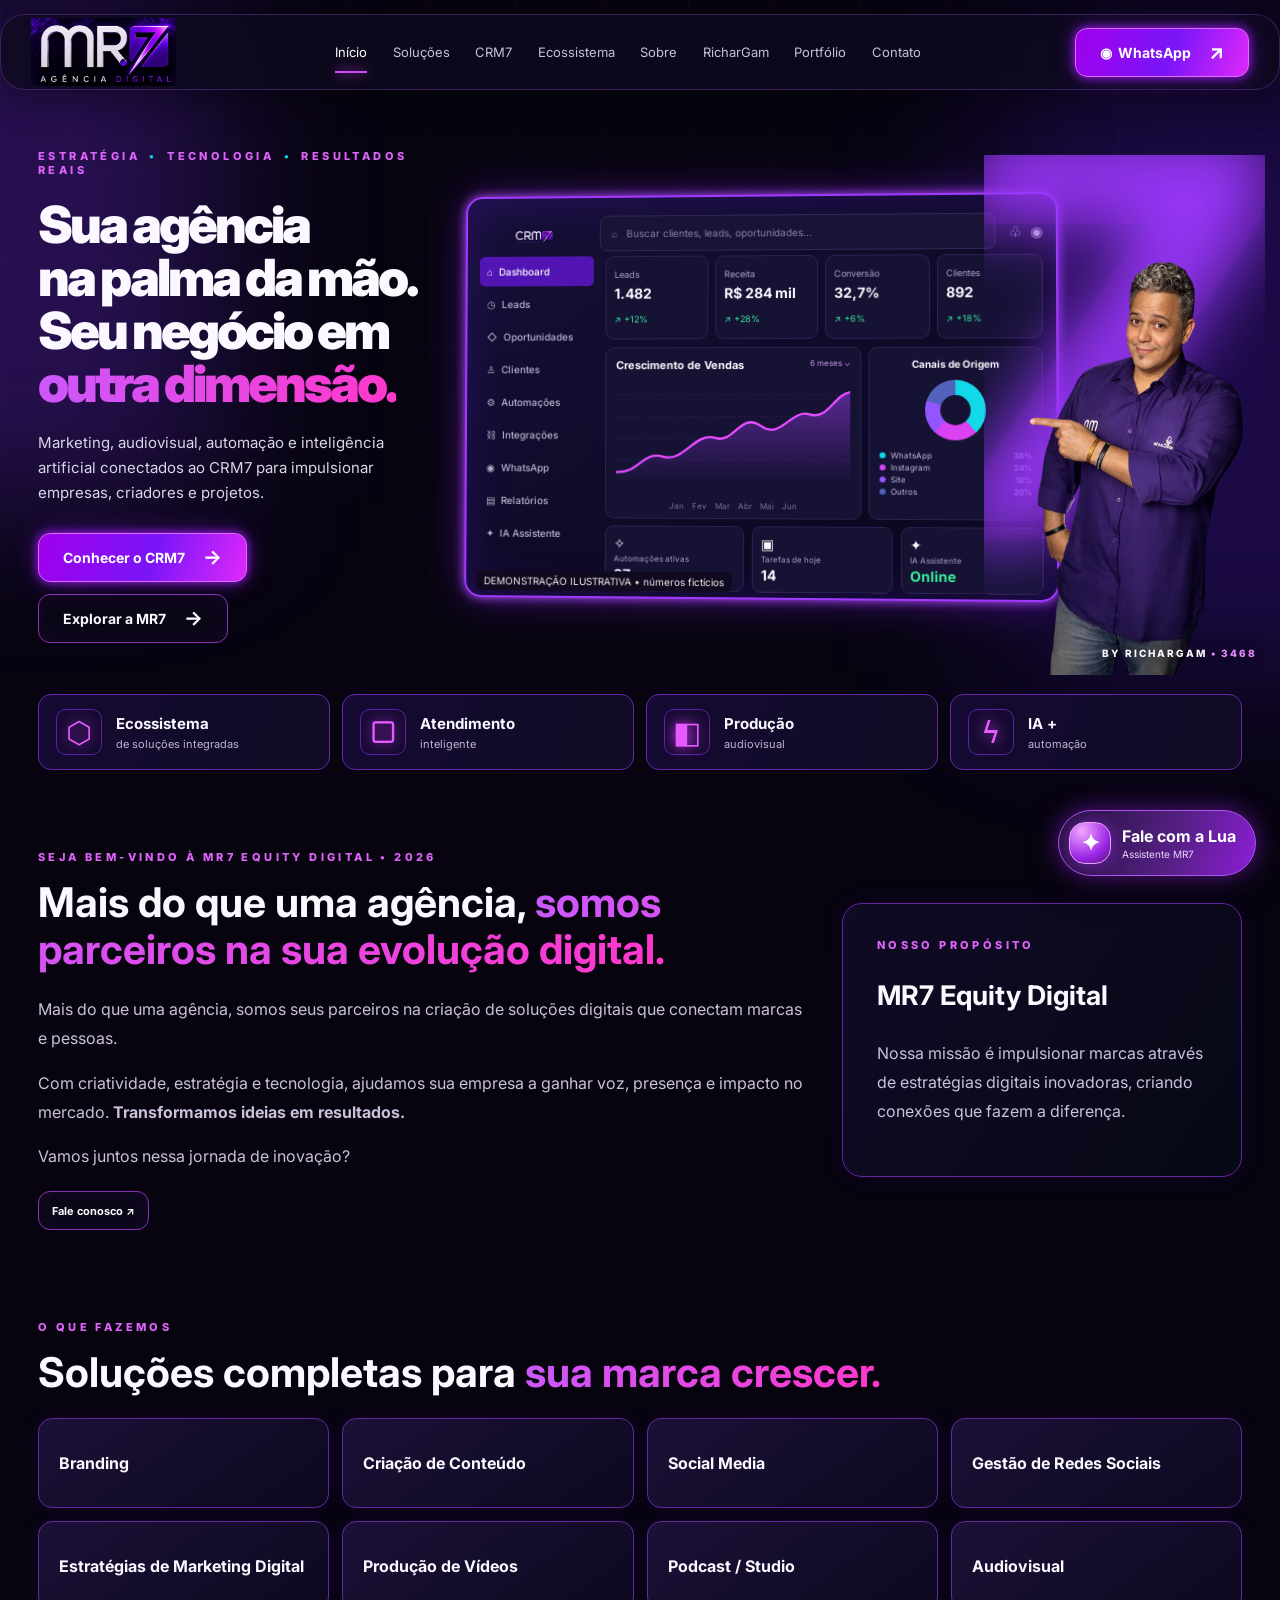
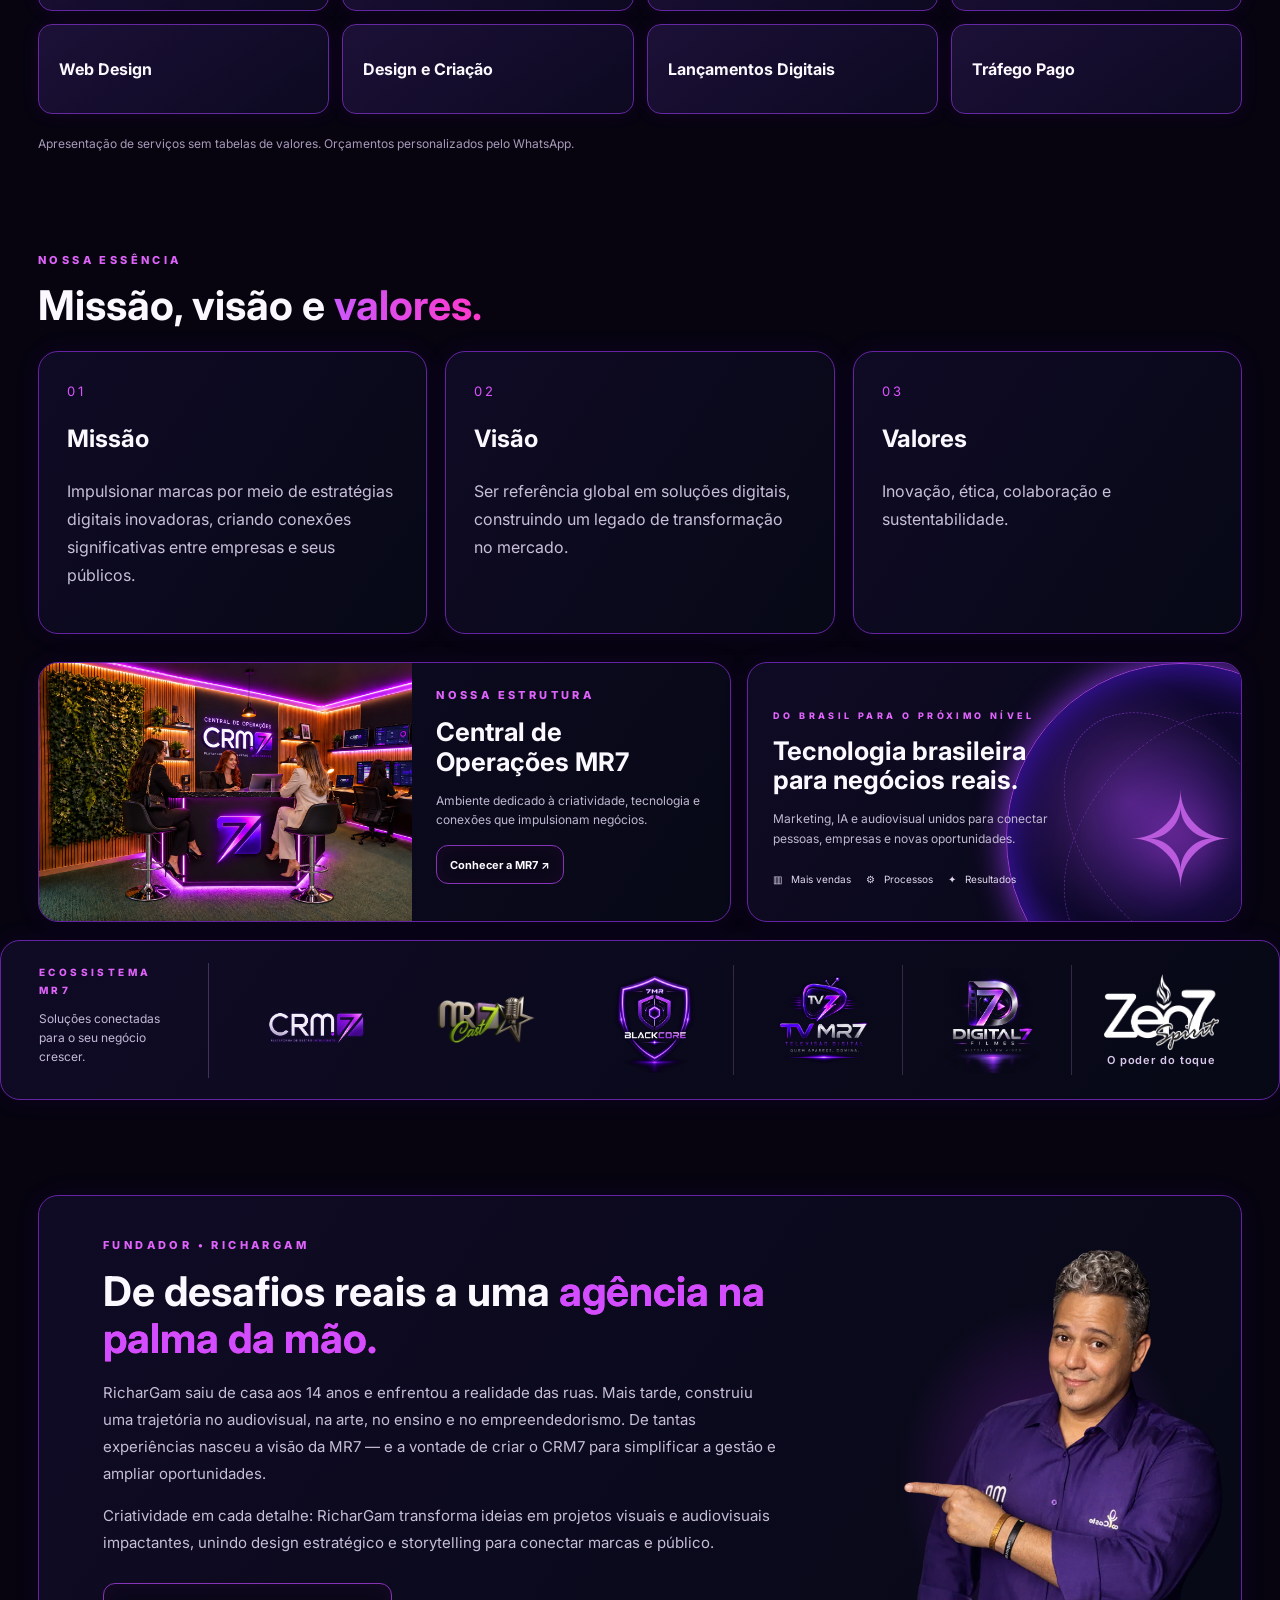
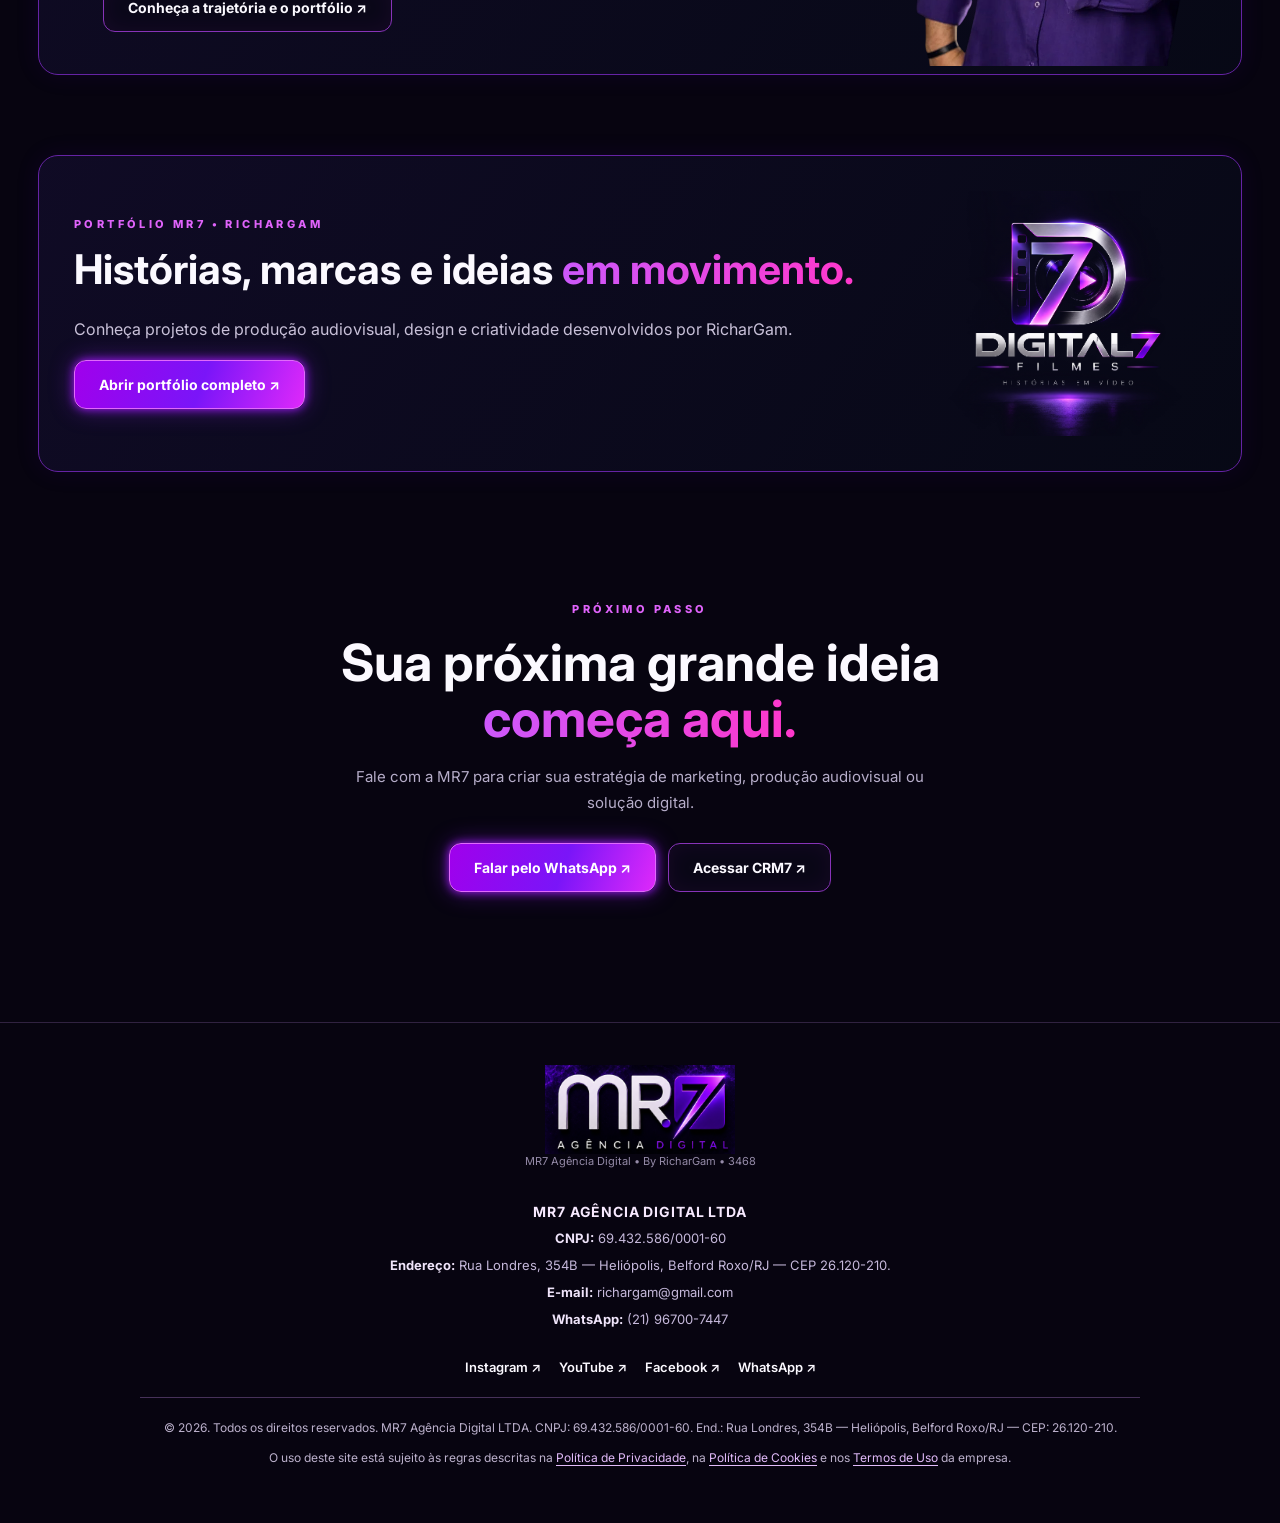
<file: index.html>
<!doctype html><html lang="pt-BR"><head><meta charset="utf-8"><meta name="viewport" content="width=device-width,initial-scale=1"><meta name="theme-color" content="#070410"><meta name="description" content="MR7 Agência Digital — marketing, audiovisual, automação e inteligência artificial conectados ao CRM7."><title>MR7 Agência Digital | Seu negócio em outra dimensão</title><link rel="preconnect" href="https://fonts.googleapis.com"><link rel="preconnect" href="https://fonts.gstatic.com" crossorigin><link href="https://fonts.googleapis.com/css2?family=Inter:wght@400;500;600;700;800;900&family=Space+Grotesk:wght@400;500;600;700&display=swap" rel="stylesheet"><link rel="icon" type="image/png" href="assets/logo-mr7-oficial.png"><link rel="stylesheet" href="styles.css"></head><body>
<div class="ambient ambient-one"></div><div class="ambient ambient-two"></div><div class="gridbg"></div>
<header class="topbar" id="inicio"><a class="wordmark" href="#inicio" aria-label="MR7 início"><img src="assets/logo-mr7-oficial.png" alt="MR7 Agência Digital — logo oficial" class="official-logo official-logo-header"></a><button class="menu-toggle" aria-label="Abrir menu" aria-expanded="false">☰</button><nav class="nav" aria-label="Menu principal"><a class="active" href="#inicio">Início</a><a href="#solucoes">Soluções</a><a href="#crm7">CRM7</a><a href="#ecossistema">Ecossistema</a><a href="#sobre">Sobre</a><a href="#historia">RicharGam</a><a href="#portfolio">Portfólio</a><a href="#contato">Contato</a></nav><a class="btn primary top-cta" href="https://wa.me/5521967007447?text=Acabei%20de%20vir%20do%20seu%20site" target="_blank" rel="noopener noreferrer">◉ &nbsp;WhatsApp <span>↗</span></a></header>
<main><section class="hero wrap" aria-labelledby="hero-title"><div class="hero-copy"><p class="eyebrow">ESTRATÉGIA <i>•</i> TECNOLOGIA <i>•</i> RESULTADOS REAIS</p><h1 id="hero-title">Sua agência<br>na palma da mão.<br>Seu negócio em<br><em>outra dimensão.</em></h1><p class="lead">Marketing, audiovisual, automação e inteligência artificial conectados ao CRM7 para impulsionar empresas, criadores e projetos.</p><div class="hero-buttons"><a class="btn primary" href="#crm7">Conhecer o CRM7 <span>→</span></a><a class="btn outline" href="#solucoes">Explorar a MR7 <span>→</span></a></div></div><div class="hero-display"><div class="dashboard" id="crm7"><div class="dash-head"><img src="assets/crm7.webp" alt="Logo CRM7"><div class="fake-search">⌕ &nbsp; Buscar clientes, leads, oportunidades...</div><span class="dash-actions">♧ &nbsp;◉</span></div><div class="dash-content"><aside class="dash-sidebar"><b>⌂ &nbsp;Dashboard</b><span>◷ &nbsp;Leads</span><span>◇ &nbsp;Oportunidades</span><span>♙ &nbsp;Clientes</span><span>⚙ &nbsp;Automações</span><span>⛓ &nbsp;Integrações</span><span>◉ &nbsp;WhatsApp</span><span>▤ &nbsp;Relatórios</span><span>✦ &nbsp;IA Assistente</span></aside><div class="dash-main"><div class="kpis"><div><small>Leads</small><strong>1.482</strong><em>↗ +12%</em></div><div><small>Receita</small><strong>R$ 284 mil</strong><em>↗ +28%</em></div><div><small>Conversão</small><strong>32,7%</strong><em>↗ +6%</em></div><div><small>Clientes</small><strong>892</strong><em>↗ +18%</em></div></div><div class="charts"><div class="chart-panel"><div class="chart-title">Crescimento de Vendas <small>6 meses ⌄</small></div><svg viewBox="0 0 410 170" role="img" aria-label="Gráfico de exemplo mostrando crescimento"><defs><linearGradient id="chartgrad" x1="0" y1="0" x2="0" y2="1"><stop offset="0%" stop-color="#a93fff" stop-opacity=".46"/><stop offset="100%" stop-color="#a93fff" stop-opacity="0"/></linearGradient></defs><path d="M0 130H410M0 92H410M0 54H410M0 16H410" stroke="#3e2e62" stroke-width="1" stroke-dasharray="3 5"/><path d="M0 151 C40 154 48 113 83 124S140 80 174 91 219 45 254 70 307 40 339 50 381 16 410 11 V170H0Z" fill="url(#chartgrad)"/><path d="M0 151 C40 154 48 113 83 124S140 80 174 91 219 45 254 70 307 40 339 50 381 16 410 11" fill="none" stroke="#e44cff" stroke-width="4" stroke-linecap="round"/></svg><div class="months">Jan&nbsp;&nbsp;&nbsp; Fev&nbsp;&nbsp;&nbsp; Mar&nbsp;&nbsp;&nbsp; Abr&nbsp;&nbsp;&nbsp; Mai&nbsp;&nbsp;&nbsp; Jun</div></div><div class="chart-panel channels"><div class="chart-title">Canais de Origem</div><div class="donut"></div><p><i class="cyan"></i>WhatsApp <b>38%</b></p><p><i class="pink"></i>Instagram <b>24%</b></p><p><i class="purple"></i>Site <b>18%</b></p><p><i class="indigo"></i>Outros <b>20%</b></p></div></div><div class="bottom-kpis"><div>✧ <small>Automações ativas</small><b>27</b></div><div>▣ <small>Tarefas de hoje</small><b>14</b></div><div>✦ <small>IA Assistente</small><b class="online">Online</b></div></div></div></div><span class="demo-note">DEMONSTRAÇÃO ILUSTRATIVA • números fictícios</span></div><div class="founder"><div class="seven">7</div><img src="assets/fundador.webp" alt="RicharGam, fundador da MR7, apontando para o painel CRM7"><div class="founder-tag">BY RICHARGAM <span>• 3468</span></div></div></div></section>
<section class="features wrap" id="destaques" aria-label="Soluções MR7"><div class="feature"><span>⬡</span><div><b>Ecossistema</b><small>de soluções integradas</small></div></div><div class="feature"><span>▢</span><div><b>Atendimento</b><small>inteligente</small></div></div><div class="feature"><span>◧</span><div><b>Produção</b><small>audiovisual</small></div></div><div class="feature"><span>ϟ</span><div><b>IA +</b><small>automação</small></div></div></section>
<section class="about wrap" id="sobre"><div class="about-intro"><p class="eyebrow">SEJA BEM-VINDO À MR7 EQUITY DIGITAL • 2026</p><h2>Mais do que uma agência, <em>somos parceiros na sua evolução digital.</em></h2><p>Mais do que uma agência, somos seus parceiros na criação de soluções digitais que conectam marcas e pessoas.</p><p>Com criatividade, estratégia e tecnologia, ajudamos sua empresa a ganhar voz, presença e impacto no mercado. <strong>Transformamos ideias em resultados.</strong></p><p>Vamos juntos nessa jornada de inovação?</p><a class="btn outline small" href="#contato">Fale conosco ↗</a></div><div class="about-statement glass"><p class="eyebrow">NOSSO PROPÓSITO</p><h3>MR7 Equity Digital</h3><p>Nossa missão é impulsionar marcas através de estratégias digitais inovadoras, criando conexões que fazem a diferença.</p></div></section>
<section class="services wrap" id="solucoes"><p class="eyebrow">O QUE FAZEMOS</p><h2>Soluções completas para <em>sua marca crescer.</em></h2><div class="services-grid"><article>Branding</article><article>Criação de Conteúdo</article><article>Social Media</article><article>Gestão de Redes Sociais</article><article>Estratégias de Marketing Digital</article><article>Produção de Vídeos</article><article>Podcast / Studio</article><article>Audiovisual</article><article>Web Design</article><article>Design e Criação</article><article>Lançamentos Digitais</article><article>Tráfego Pago</article></div><p class="services-note">Apresentação de serviços sem tabelas de valores. Orçamentos personalizados pelo WhatsApp.</p></section>
<section class="values wrap"><p class="eyebrow">NOSSA ESSÊNCIA</p><h2>Missão, visão e <em>valores.</em></h2><div class="values-grid"><article class="glass"><span>01</span><h3>Missão</h3><p>Impulsionar marcas por meio de estratégias digitais inovadoras, criando conexões significativas entre empresas e seus públicos.</p></article><article class="glass"><span>02</span><h3>Visão</h3><p>Ser referência global em soluções digitais, construindo um legado de transformação no mercado.</p></article><article class="glass"><span>03</span><h3>Valores</h3><p>Inovação, ética, colaboração e sustentabilidade.</p></article></div></section>
<section class="editorial wrap" id="estrutura"><article class="office glass"><img src="assets/central.webp" loading="lazy" alt="Conceito visual da Central de Operações CRM7"><div><p class="eyebrow">NOSSA ESTRUTURA</p><h2>Central de<br>Operações MR7</h2><p>Ambiente dedicado à criatividade, tecnologia e conexões que impulsionam negócios.</p><a class="btn outline small" href="#historia">Conhecer a MR7 ↗</a></div></article><article class="brazil glass"><div><p class="eyebrow">DO BRASIL PARA O PRÓXIMO NÍVEL</p><h2>Tecnologia brasileira<br>para negócios reais.</h2><p>Marketing, IA e audiovisual unidos para conectar pessoas, empresas e novas oportunidades.</p><div class="mini-values"><span>▥ &nbsp; Mais vendas</span><span>⚙ &nbsp; Processos</span><span>✦ &nbsp; Resultados</span></div></div><div class="orb"><span>✧</span></div></article></section>
<section class="ecosystem wrap glass" id="ecossistema"><div class="ecosystem-intro"><p class="eyebrow">ECOSSISTEMA MR7</p><p>Soluções conectadas para o seu negócio crescer.</p></div><div class="brands">
<a class="brand-item" href="https://crm.grupomr7.com.br/" target="_blank" rel="noopener noreferrer" aria-label="Acessar CRM7"><img src="assets/crm7.webp" loading="lazy" alt="CRM7"></a>
<a class="brand-item" href="https://www.youtube.com/@mr7cast" target="_blank" rel="noopener noreferrer" aria-label="Canal MR7Cast"><img src="assets/mr7cast.webp" loading="lazy" alt="MR7Cast"></a>
<div class="brand-item"><img src="assets/blackcore-transparente.png" loading="lazy" alt="BlackCore"></div>
<div class="brand-item"><img src="assets/tvmr7-transparente.png" loading="lazy" alt="TV MR7"></div>
<div class="brand-item"><img src="assets/digital7-transparente.png" loading="lazy" alt="Digital7 Filmes"></div>
<div class="brand-item brand-zen"><img src="assets/zen7-oficial.png" loading="lazy" alt="Zen7 Spirit"><strong>O poder do toque</strong></div>
</div></section>
<section class="history wrap" id="historia"><div class="history-inner glass"><div><p class="eyebrow">FUNDADOR • RICHARGAM</p><h2>De desafios reais a uma <em>agência na palma da mão.</em></h2><p>RicharGam saiu de casa aos 14 anos e enfrentou a realidade das ruas. Mais tarde, construiu uma trajetória no audiovisual, na arte, no ensino e no empreendedorismo. De tantas experiências nasceu a visão da MR7 — e a vontade de criar o CRM7 para simplificar a gestão e ampliar oportunidades.</p><p>Criatividade em cada detalhe: RicharGam transforma ideias em projetos visuais e audiovisuais impactantes, unindo design estratégico e storytelling para conectar marcas e público. </p><a class="btn outline" href="https://richargam-portfolio.arichargam.chatgpt.site/" target="_blank" rel="noopener noreferrer">Conheça a trajetória e o portfólio ↗</a></div><div class="history-photo"><img src="assets/fundador.webp" loading="lazy" alt="RicharGam — fundador da MR7"></div></div></section>
<section class="portfolio wrap" id="portfolio"><div class="glass portfolio-panel"><div><p class="eyebrow">PORTFÓLIO MR7 • RICHARGAM</p><h2>Histórias, marcas e ideias <em>em movimento.</em></h2><p>Conheça projetos de produção audiovisual, design e criatividade desenvolvidos por RicharGam.</p><a class="btn primary" href="https://richargam-portfolio.arichargam.chatgpt.site/" target="_blank" rel="noopener noreferrer">Abrir portfólio completo ↗</a></div><img src="assets/digital7-transparente.png" loading="lazy" alt="Digital7 Filmes"></div></section>
<section class="contact wrap" id="contato"><p class="eyebrow">PRÓXIMO PASSO</p><h2>Sua próxima grande ideia<br><em>começa aqui.</em></h2><p>Fale com a MR7 para criar sua estratégia de marketing, produção audiovisual ou solução digital.</p><div class="contact-actions"><a class="btn primary" href="https://wa.me/5521967007447?text=Acabei%20de%20vir%20do%20seu%20site" target="_blank" rel="noopener noreferrer">Falar pelo WhatsApp ↗</a><a class="btn outline" href="https://crm.grupomr7.com.br/" target="_blank" rel="noopener">Acessar CRM7 ↗</a></div></section></main>
<footer class="wrap footer footer-v4" aria-label="Informações institucionais e legais da MR7">
<div class="footer-identity"><img src="assets/logo-mr7-oficial.png" alt="MR7 Agência Digital — logo oficial" class="official-logo official-logo-footer"><p>MR7 Agência Digital • By RicharGam • 3468</p></div>
<div class="footer-contact"><strong>MR7 AGÊNCIA DIGITAL LTDA</strong><p><b>CNPJ:</b> 69.432.586/0001-60</p><p><b>Endereço:</b> Rua Londres, 354B — Heliópolis, Belford Roxo/RJ — CEP 26.120-210.</p><p><b>E-mail:</b> <a href="mailto:richargam@gmail.com">richargam@gmail.com</a></p><p><b>WhatsApp:</b> <a href="https://wa.me/5521967007447?text=Acabei%20de%20vir%20do%20seu%20site" target="_blank" rel="noopener noreferrer">(21) 96700-7447</a></p></div>
<div class="socials" aria-label="Redes sociais MR7"><a href="https://www.instagram.com/mr7agenciadigital/" target="_blank" rel="noopener noreferrer">Instagram ↗</a><a href="https://www.youtube.com/@mr7cast" target="_blank" rel="noopener noreferrer">YouTube ↗</a><a href="https://www.facebook.com/profile.php?id=100089989962736" target="_blank" rel="noopener noreferrer">Facebook ↗</a><a href="https://wa.me/5521967007447?text=Acabei%20de%20vir%20do%20seu%20site" target="_blank" rel="noopener noreferrer">WhatsApp ↗</a></div>
<div class="footer-bottom"><p>© 2026. Todos os direitos reservados. MR7 Agência Digital LTDA. CNPJ: 69.432.586/0001-60. End.: Rua Londres, 354B — Heliópolis, Belford Roxo/RJ — CEP: 26.120-210.</p><p>O uso deste site está sujeito às regras descritas na <a href="politica-de-privacidade.html">Política de Privacidade</a>, na <a href="politica-de-cookies.html">Política de Cookies</a> e nos <a href="termos-de-uso.html">Termos de Uso</a> da empresa.</p></div>
</footer><script src="script.js"></script>
<!-- MR7 Assistente: atendimento e pré-orçamento -->
<button class="mr7-chat-launcher" id="mr7-chat-launcher" type="button" aria-label="Conversar com Lua" aria-expanded="false" aria-controls="mr7-chat-panel"><span class="lua-orb">✦</span><span><b>Fale com a Lua</b><small>Assistente MR7</small></span></button>
<section class="mr7-chat-panel lua-panel" id="mr7-chat-panel" role="dialog" aria-modal="false" aria-label="Lua — assistente da MR7" hidden>
 <div class="mr7-chat-head lua-head"><div><span class="mr7-chat-avatar lua-avatar">☾</span><span><b>Lua <span class="lua-accent">MR7</span></b><small><i class="lua-status-dot"></i> Conexão com CRM7 pendente</small></span></div><div class="lua-head-actions"><button id="lua-sound-toggle" class="lua-auto" type="button" aria-pressed="false" title="Liga a conversa por voz: você fala, a Lua responde falando e volta a ouvir sozinha, sem apertar enviar"><span class="lua-switch" aria-hidden="true"></span><span class="lua-auto-txt">Resposta automática</span></button><button id="mr7-chat-close" type="button" aria-label="Fechar conversa">✕</button></div></div>
 <div class="lua-intro"><span>CONEXÃO MR7</span><strong>Seu projeto merece ir além.</strong><small>Tecnologia, criatividade e atendimento humano no mesmo lugar.</small></div>
 <div class="mr7-chat-stream" id="mr7-chat-stream" role="log" aria-live="polite" aria-relevant="additions text"><div class="mr7-bubble bot">Olá! Este é o espaço da Lua MR7. A conexão segura com a IA e a voz do CRM7 está em preparação. Enquanto isso, você pode acessar os briefings públicos verificados de podcast e branding ou conversar com a equipe pelo WhatsApp.</div></div>
 <div class="mr7-quick" id="mr7-chat-quick"><button type="button" data-msg="Quero conhecer o CRM7">✧ CRM7</button><button type="button" data-msg="Como funciona a gravação de podcast no estúdio?">◉ Estúdio podcast</button><button type="button" data-msg="Quais serviços a MR7 oferece?">▣ Serviços</button><button type="button" data-msg="Quero solicitar orçamento">↗ Orçamento</button></div>
 <form class="mr7-chat-form lua-compose" id="mr7-chat-form"><button class="lua-mic" id="lua-mic" type="button" title="Falar por microfone" aria-label="Ditar mensagem">🎙</button><label class="sr-only" for="mr7-chat-input">Sua mensagem</label><input id="mr7-chat-input" name="message" maxlength="1500" placeholder="Pergunte à Lua..." autocomplete="off" required><button class="lua-send" type="submit" aria-label="Enviar mensagem">➤</button></form>
 <div class="mr7-chat-actions lua-actions"><button type="button" id="mr7-quote-toggle">✦ Briefings oficiais</button><button type="button" id="lua-read-last" title="Ouvir última resposta">▶ Ouvir</button><button type="button" id="lua-pause" title="Pausar ou continuar a voz" disabled>⏸ Pausar</button><button type="button" id="lua-stop" title="Parar a voz" disabled>■ Parar</button><span id="mr7-chat-status" role="status"></span></div>
 <div id="mr7-quote-form" class="mr7-quote-form" hidden>
  <h3>Briefings oficiais MR7</h3>
  <p>Os formulários oficiais são gerenciados pelo CRM7. Use o link do serviço desejado para preencher diretamente no CRM7.</p>
  <a class="mr7-quote-send" href="https://crm.grupomr7.com.br/b/mr7cast" target="_blank" rel="noopener noreferrer">Briefing de podcast ↗</a><a class="mr7-quote-send" href="https://crm.grupomr7.com.br/b/branding" target="_blank" rel="noopener noreferrer">Briefing de branding ↗</a><a class="mr7-quote-send" href="https://wa.me/5521967007447" target="_blank" rel="noopener noreferrer">Solicitar briefing de outro serviço ↗</a>
  <small>Links públicos verificados. Outros serviços: solicite seu link à equipe MR7.</small>
</div>
</section>
<script src="chat-config.js"></script><script src="chat-widget.js"></script>
</body></html>
</file>
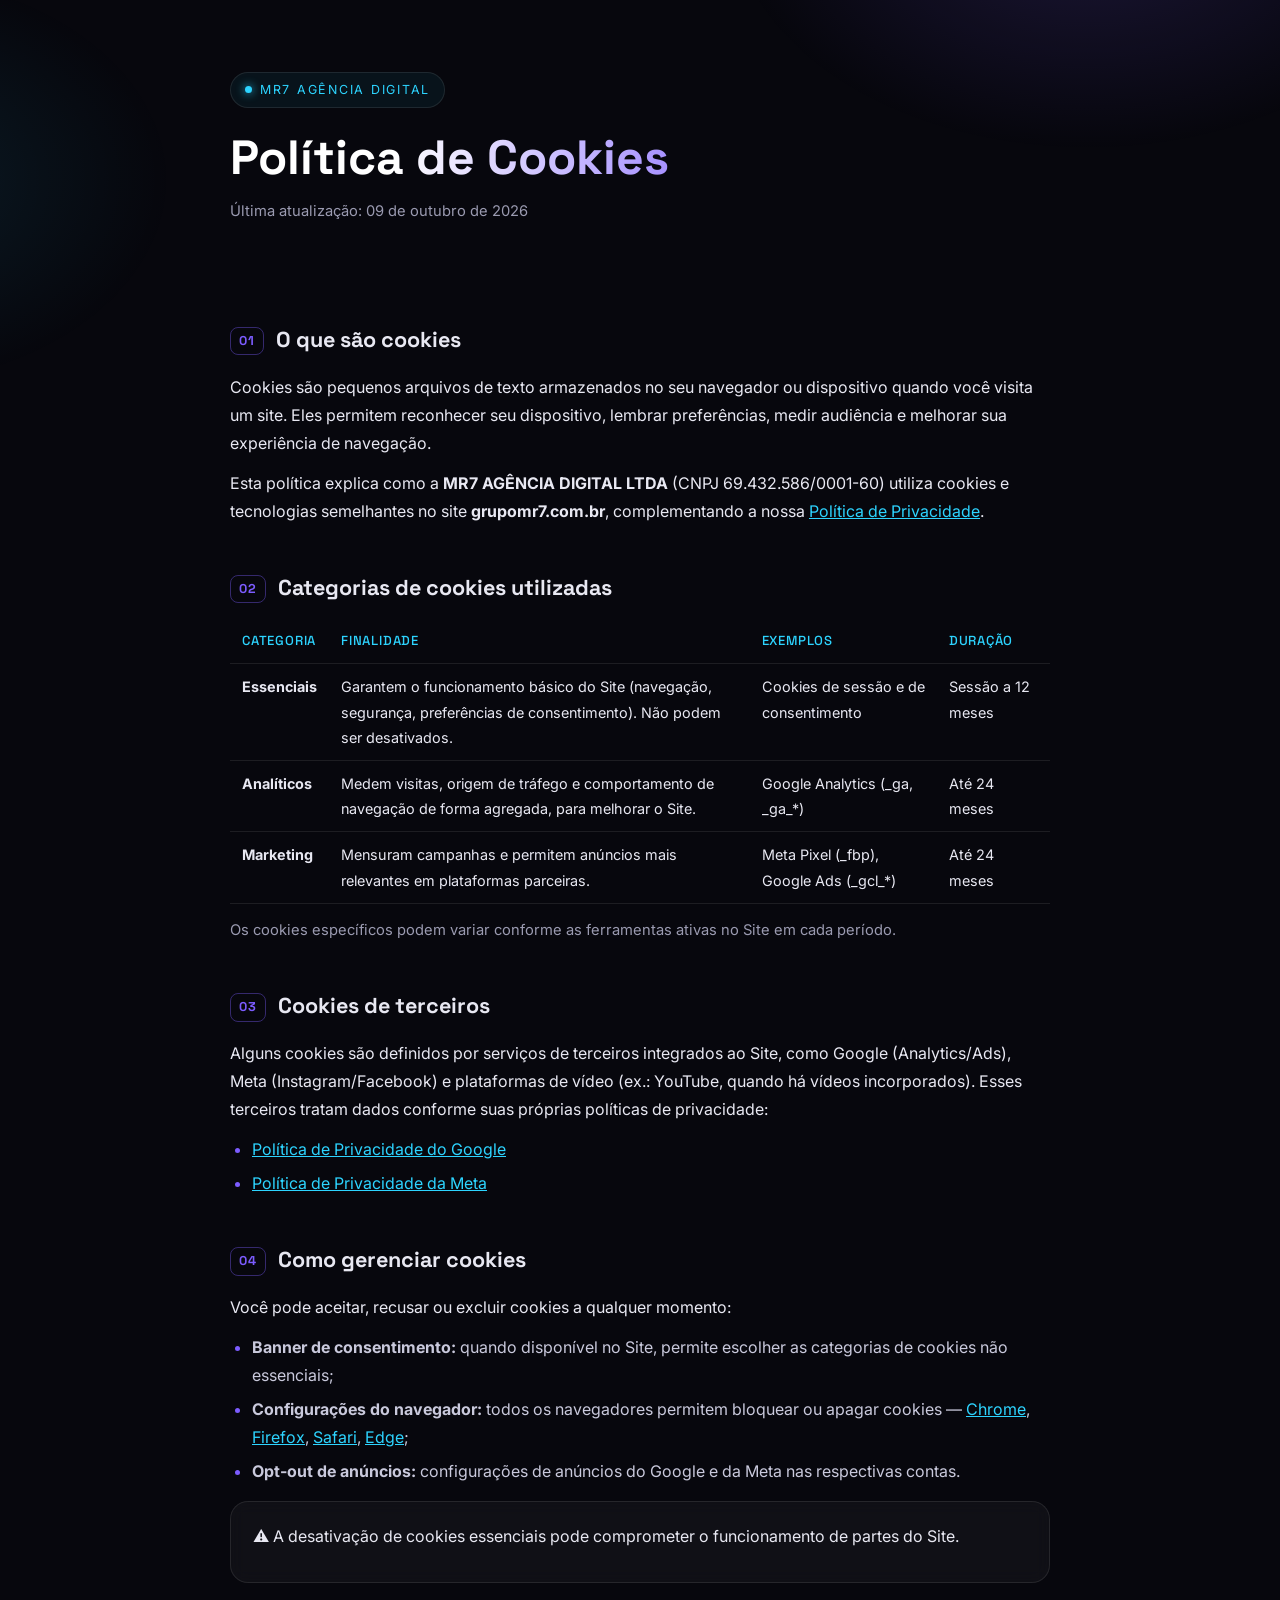
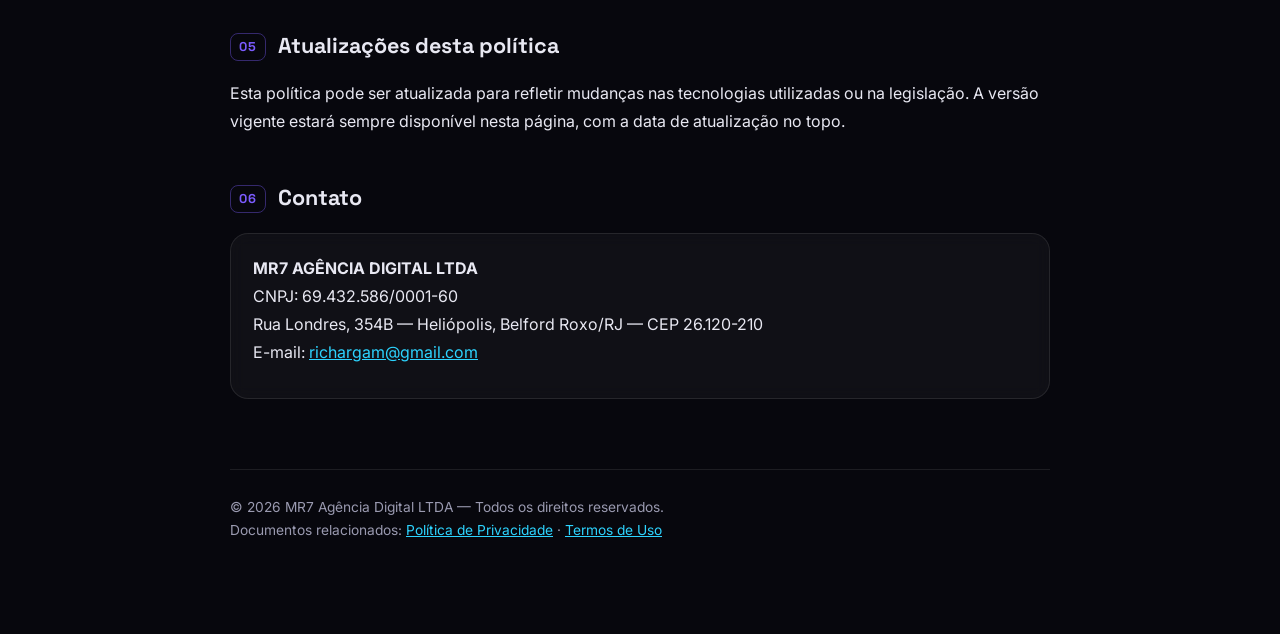
<file: politica-de-cookies.html>
<!doctype html>
<html lang="pt-BR">
<head>
<meta charset="utf-8">
<meta name="viewport" content="width=device-width, initial-scale=1">
<title>Política de Cookies — MR7 Agência Digital</title>
<meta name="description" content="Política de Cookies do site grupomr7.com.br, da MR7 Agência Digital LTDA.">
<link rel="preconnect" href="https://fonts.googleapis.com">
<link rel="preconnect" href="https://fonts.gstatic.com" crossorigin>
<link href="https://fonts.googleapis.com/css2?family=Space+Grotesk:wght@500;700&family=Inter:wght@400;500;600&display=swap" rel="stylesheet">
<style>
  :root{
    --bg:#07070d;
    --card:rgba(255,255,255,.04);
    --border:rgba(255,255,255,.09);
    --text:#e8e8f2;
    --muted:#9a9ab0;
    --accent:#7c5cff;
    --accent-2:#2dd4ff;
    --radius:18px;
  }
  *{box-sizing:border-box;margin:0;padding:0}
  html{scroll-behavior:smooth}
  body{background:var(--bg);color:var(--text);font-family:'Inter',system-ui,sans-serif;line-height:1.75;-webkit-font-smoothing:antialiased}
  body::before{
    content:"";position:fixed;inset:0;pointer-events:none;z-index:0;
    background:
      radial-gradient(600px 400px at 85% -10%, rgba(124,92,255,.18), transparent 60%),
      radial-gradient(500px 350px at -10% 20%, rgba(45,212,255,.10), transparent 60%);
  }
  .wrap{position:relative;z-index:1;max-width:860px;margin:0 auto;padding:0 20px 80px}
  header.page{padding:72px 0 40px}
  .eyebrow{
    display:inline-flex;align-items:center;gap:8px;font-size:.78rem;letter-spacing:.14em;text-transform:uppercase;
    color:var(--accent-2);border:1px solid var(--border);border-radius:999px;padding:6px 14px;
    background:rgba(45,212,255,.06);margin-bottom:22px;
  }
  .eyebrow::before{content:"";width:7px;height:7px;border-radius:50%;background:var(--accent-2);box-shadow:0 0 10px var(--accent-2)}
  h1{
    font-family:'Space Grotesk',sans-serif;font-size:clamp(2rem,5vw,3rem);line-height:1.15;font-weight:700;
    background:linear-gradient(92deg,#fff 20%,var(--accent) 70%,var(--accent-2));
    -webkit-background-clip:text;background-clip:text;color:transparent;margin-bottom:14px;
  }
  .updated{color:var(--muted);font-size:.92rem}
  section{margin-top:44px;scroll-margin-top:24px}
  h2{font-family:'Space Grotesk',sans-serif;font-size:1.35rem;font-weight:700;margin-bottom:14px;display:flex;align-items:baseline;gap:12px}
  h2 .num{font-size:.8rem;color:var(--accent);border:1px solid rgba(124,92,255,.4);border-radius:8px;padding:2px 8px;letter-spacing:.06em;flex:none;transform:translateY(-2px)}
  p{margin-bottom:12px}
  ul{margin:10px 0 14px 22px}
  li{margin:6px 0;color:#c9c9dc}
  li::marker{color:var(--accent)}
  .card{border:1px solid var(--border);border-radius:var(--radius);background:var(--card);padding:20px 22px;margin:16px 0;backdrop-filter:blur(8px)}
  table{width:100%;border-collapse:collapse;margin:14px 0;font-size:.9rem}
  th,td{text-align:left;padding:10px 12px;border-bottom:1px solid var(--border);vertical-align:top}
  th{color:var(--accent-2);font-family:'Space Grotesk',sans-serif;font-weight:500;font-size:.82rem;letter-spacing:.06em;text-transform:uppercase}
  a{color:var(--accent-2)}
  footer.page{margin-top:70px;padding-top:26px;border-top:1px solid var(--border);color:var(--muted);font-size:.86rem;line-height:1.7}
  @media (max-width:640px){
    header.page{padding-top:52px}
    table{display:block;overflow-x:auto;white-space:nowrap}
  }
</style>
</head>
<body>
<div class="wrap">

  <header class="page">
    <span class="eyebrow">MR7 Agência Digital</span>
    <h1>Política de Cookies</h1>
    <p class="updated">Última atualização: 09 de outubro de 2026</p>
  </header>

  <section id="o-que-sao">
    <h2><span class="num">01</span> O que são cookies</h2>
    <p>Cookies são pequenos arquivos de texto armazenados no seu navegador ou dispositivo quando você visita um site. Eles permitem reconhecer seu dispositivo, lembrar preferências, medir audiência e melhorar sua experiência de navegação.</p>
    <p>Esta política explica como a <strong>MR7 AGÊNCIA DIGITAL LTDA</strong> (CNPJ 69.432.586/0001-60) utiliza cookies e tecnologias semelhantes no site <strong>grupomr7.com.br</strong>, complementando a nossa <a href="politica-de-privacidade.html">Política de Privacidade</a>.</p>
  </section>

  <section id="categorias">
    <h2><span class="num">02</span> Categorias de cookies utilizadas</h2>
    <table>
      <thead><tr><th>Categoria</th><th>Finalidade</th><th>Exemplos</th><th>Duração</th></tr></thead>
      <tbody>
        <tr>
          <td><strong>Essenciais</strong></td>
          <td>Garantem o funcionamento básico do Site (navegação, segurança, preferências de consentimento). Não podem ser desativados.</td>
          <td>Cookies de sessão e de consentimento</td>
          <td>Sessão a 12 meses</td>
        </tr>
        <tr>
          <td><strong>Analíticos</strong></td>
          <td>Medem visitas, origem de tráfego e comportamento de navegação de forma agregada, para melhorar o Site.</td>
          <td>Google Analytics (_ga, _ga_*)</td>
          <td>Até 24 meses</td>
        </tr>
        <tr>
          <td><strong>Marketing</strong></td>
          <td>Mensuram campanhas e permitem anúncios mais relevantes em plataformas parceiras.</td>
          <td>Meta Pixel (_fbp), Google Ads (_gcl_*)</td>
          <td>Até 24 meses</td>
        </tr>
      </tbody>
    </table>
    <p class="updated">Os cookies específicos podem variar conforme as ferramentas ativas no Site em cada período.</p>
  </section>

  <section id="terceiros">
    <h2><span class="num">03</span> Cookies de terceiros</h2>
    <p>Alguns cookies são definidos por serviços de terceiros integrados ao Site, como Google (Analytics/Ads), Meta (Instagram/Facebook) e plataformas de vídeo (ex.: YouTube, quando há vídeos incorporados). Esses terceiros tratam dados conforme suas próprias políticas de privacidade:</p>
    <ul>
      <li><a href="https://policies.google.com/privacy" target="_blank" rel="noopener">Política de Privacidade do Google</a></li>
      <li><a href="https://www.facebook.com/privacy/policy" target="_blank" rel="noopener">Política de Privacidade da Meta</a></li>
    </ul>
  </section>

  <section id="gerenciar">
    <h2><span class="num">04</span> Como gerenciar cookies</h2>
    <p>Você pode aceitar, recusar ou excluir cookies a qualquer momento:</p>
    <ul>
      <li><strong>Banner de consentimento:</strong> quando disponível no Site, permite escolher as categorias de cookies não essenciais;</li>
      <li><strong>Configurações do navegador:</strong> todos os navegadores permitem bloquear ou apagar cookies —
        <a href="https://support.google.com/chrome/answer/95647" target="_blank" rel="noopener">Chrome</a>,
        <a href="https://support.mozilla.org/pt-BR/kb/limpe-cookies-e-dados-de-sites-no-firefox" target="_blank" rel="noopener">Firefox</a>,
        <a href="https://support.apple.com/pt-br/guide/safari/sfri11471/mac" target="_blank" rel="noopener">Safari</a>,
        <a href="https://support.microsoft.com/pt-br/microsoft-edge" target="_blank" rel="noopener">Edge</a>;</li>
      <li><strong>Opt-out de anúncios:</strong> configurações de anúncios do Google e da Meta nas respectivas contas.</li>
    </ul>
    <div class="card">
      <p>⚠️ A desativação de cookies essenciais pode comprometer o funcionamento de partes do Site.</p>
    </div>
  </section>

  <section id="atualizacoes">
    <h2><span class="num">05</span> Atualizações desta política</h2>
    <p>Esta política pode ser atualizada para refletir mudanças nas tecnologias utilizadas ou na legislação. A versão vigente estará sempre disponível nesta página, com a data de atualização no topo.</p>
  </section>

  <section id="contato">
    <h2><span class="num">06</span> Contato</h2>
    <div class="card">
      <p><strong>MR7 AGÊNCIA DIGITAL LTDA</strong><br>
      CNPJ: 69.432.586/0001-60<br>
      Rua Londres, 354B — Heliópolis, Belford Roxo/RJ — CEP 26.120-210<br>
      E-mail: <a href="mailto:richargam@gmail.com">richargam@gmail.com</a></p>
    </div>
  </section>

  <footer class="page">
    <p>© 2026 MR7 Agência Digital LTDA — Todos os direitos reservados.<br>
    Documentos relacionados: <a href="politica-de-privacidade.html">Política de Privacidade</a> · <a href="termos-de-uso.html">Termos de Uso</a></p>
  </footer>

</div>
</body>
</html>
</file>
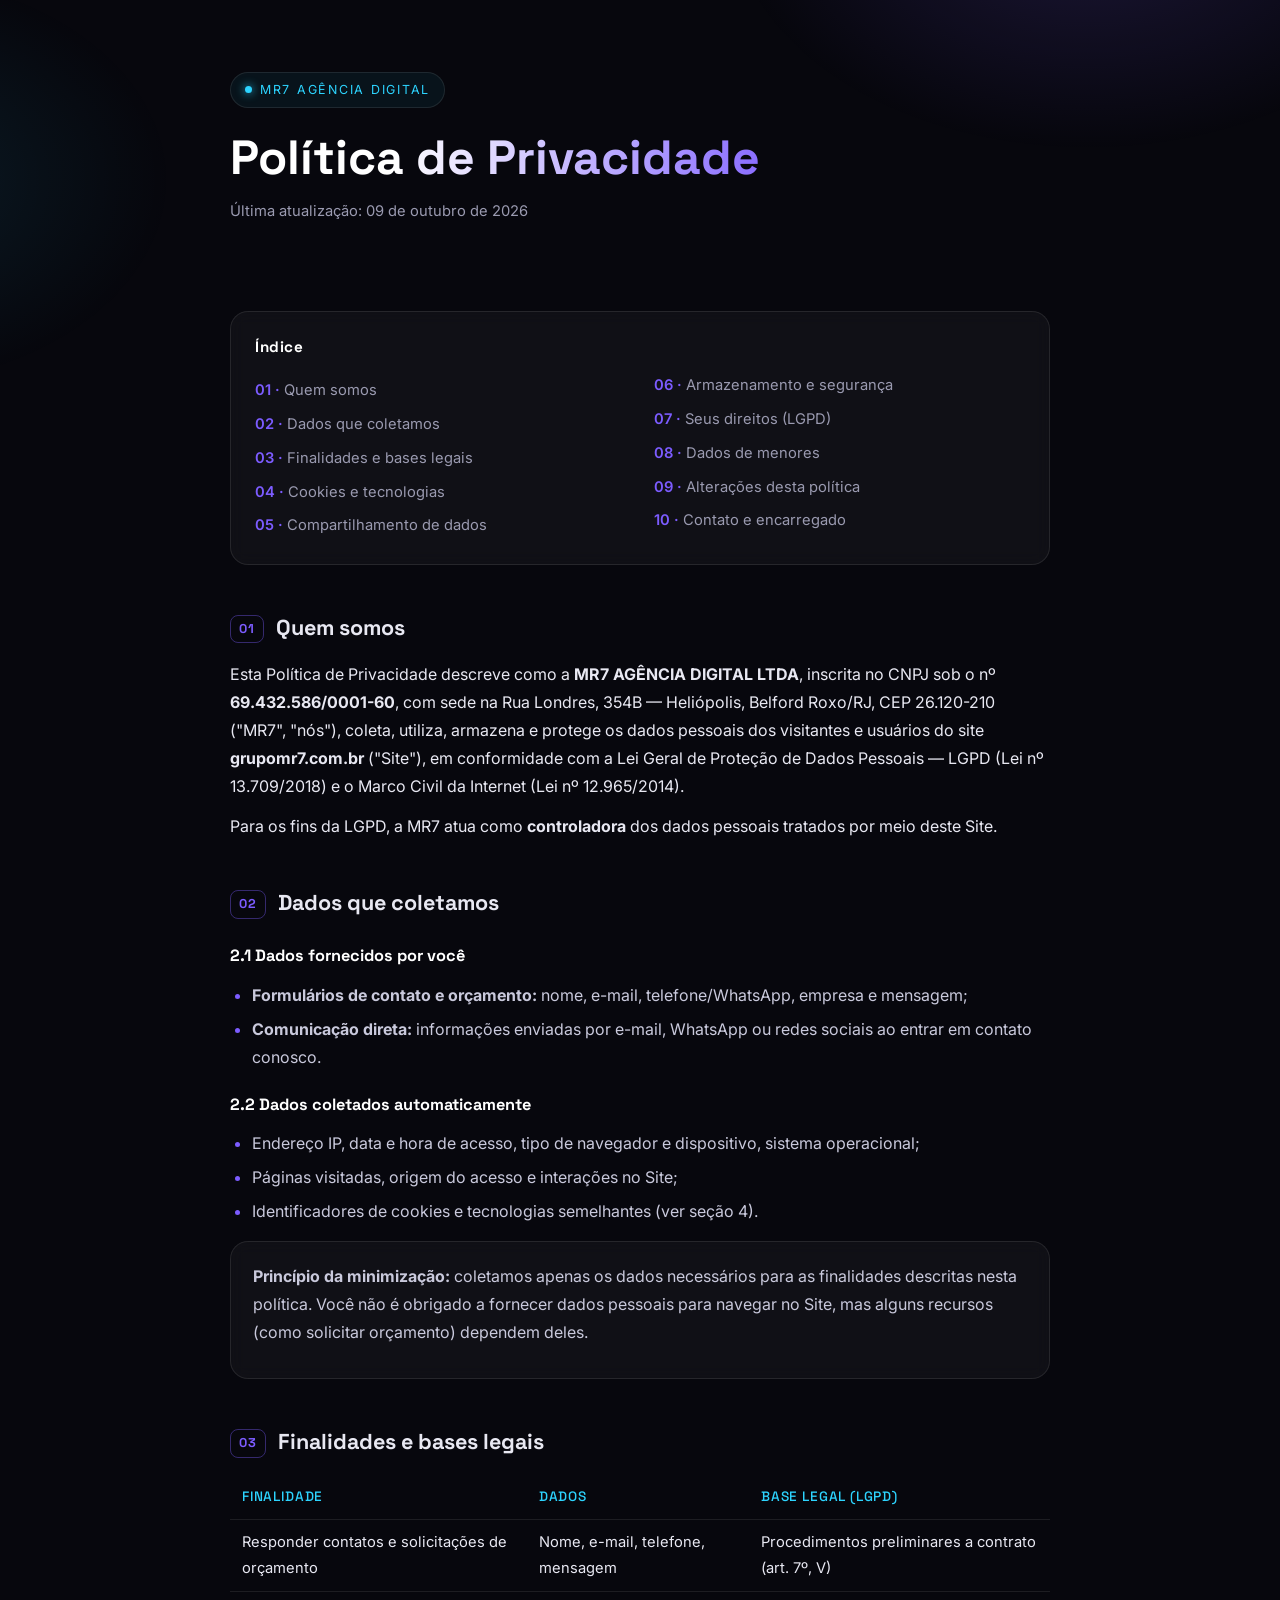
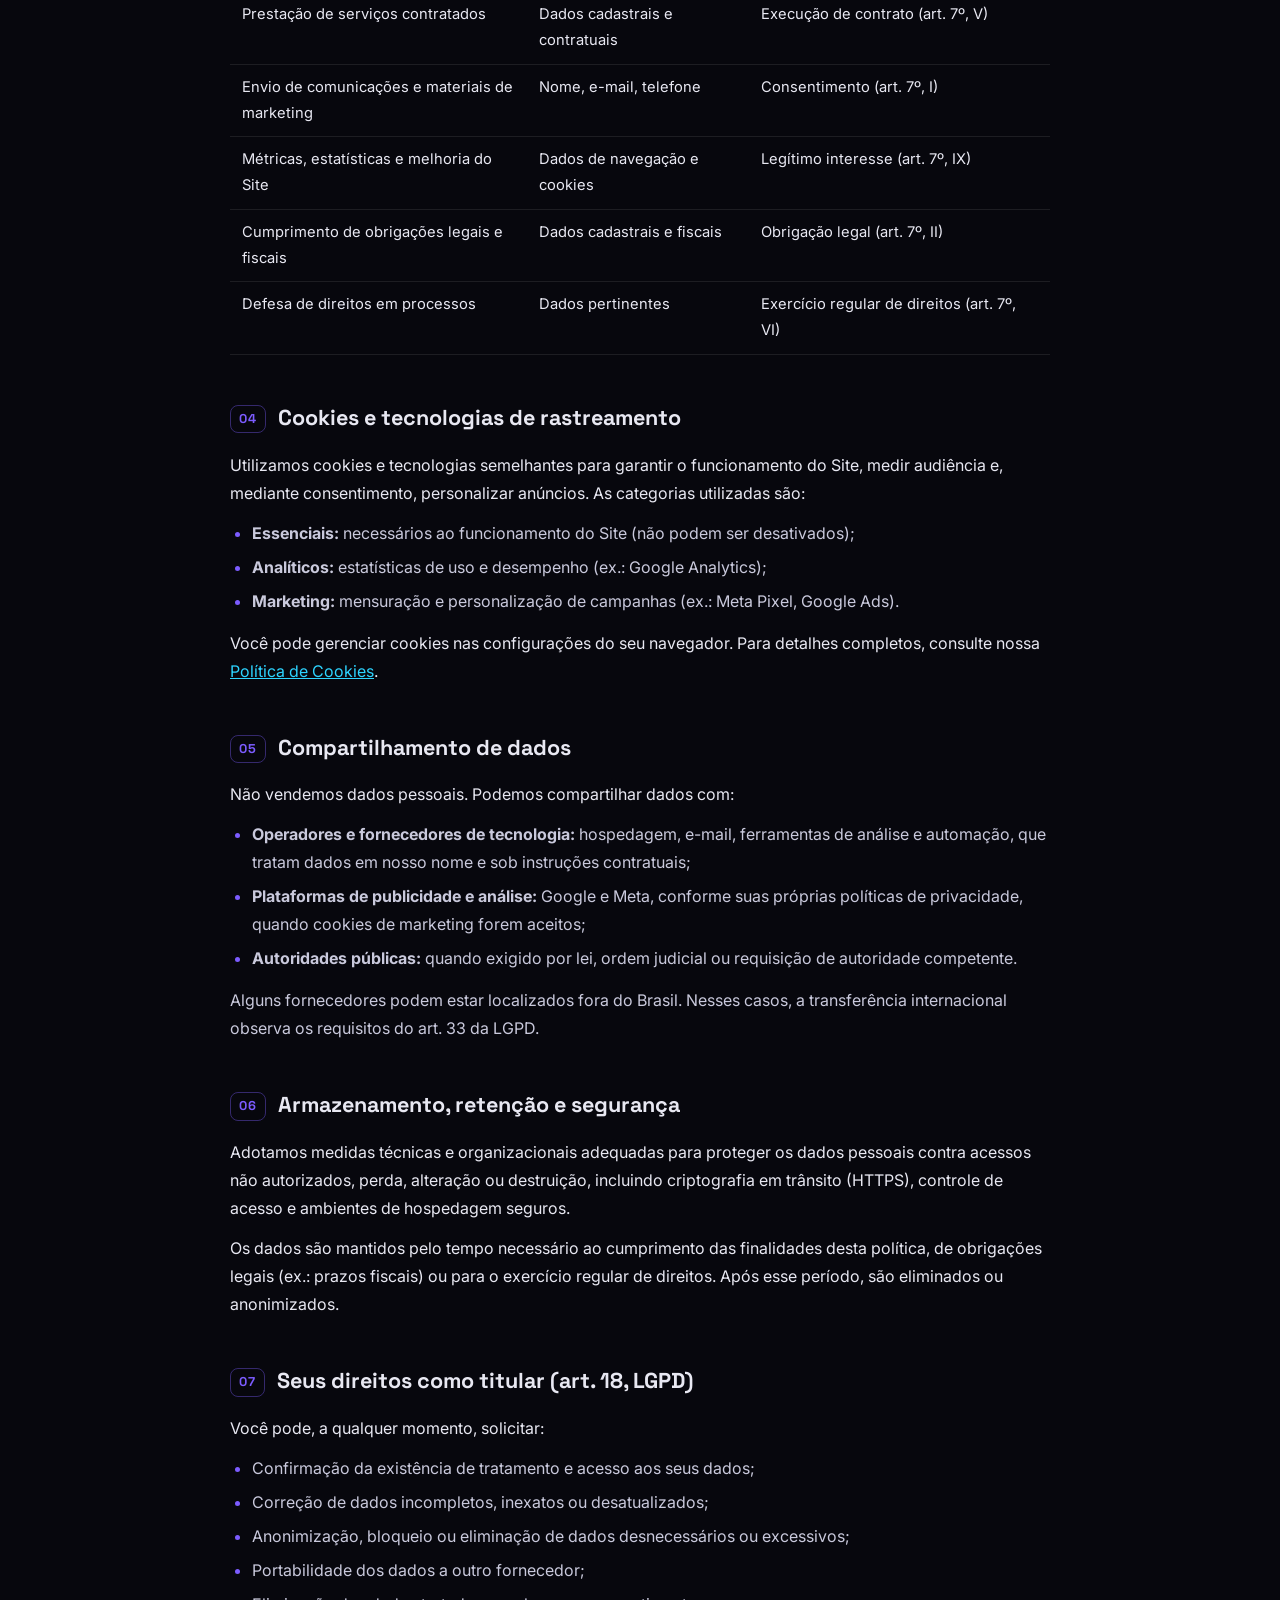
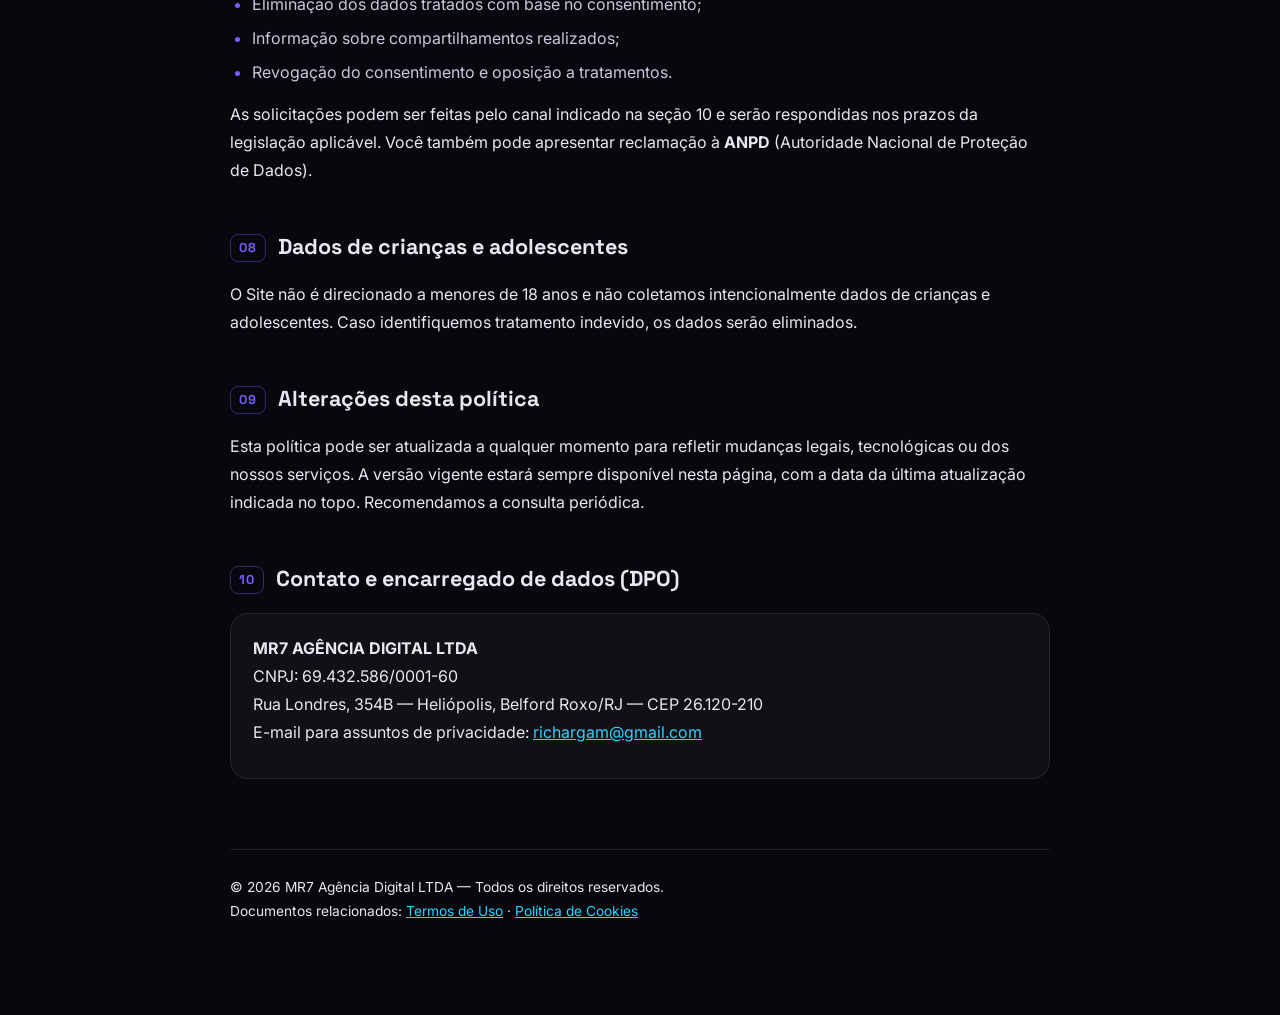
<file: politica-de-privacidade.html>
<!doctype html>
<html lang="pt-BR">
<head>
<meta charset="utf-8">
<meta name="viewport" content="width=device-width, initial-scale=1">
<title>Política de Privacidade — MR7 Agência Digital</title>
<meta name="description" content="Política de Privacidade da MR7 Agência Digital LTDA, em conformidade com a LGPD (Lei 13.709/2018).">
<link rel="preconnect" href="https://fonts.googleapis.com">
<link rel="preconnect" href="https://fonts.gstatic.com" crossorigin>
<link href="https://fonts.googleapis.com/css2?family=Space+Grotesk:wght@500;700&family=Inter:wght@400;500;600&display=swap" rel="stylesheet">
<style>
  :root{
    --bg:#07070d;
    --bg-soft:#0d0d17;
    --card:rgba(255,255,255,.04);
    --border:rgba(255,255,255,.09);
    --text:#e8e8f2;
    --muted:#9a9ab0;
    --accent:#7c5cff;
    --accent-2:#2dd4ff;
    --radius:18px;
  }
  *{box-sizing:border-box;margin:0;padding:0}
  html{scroll-behavior:smooth}
  body{
    background:var(--bg);
    color:var(--text);
    font-family:'Inter',system-ui,sans-serif;
    line-height:1.75;
    -webkit-font-smoothing:antialiased;
  }
  body::before{
    content:"";position:fixed;inset:0;pointer-events:none;z-index:0;
    background:
      radial-gradient(600px 400px at 85% -10%, rgba(124,92,255,.18), transparent 60%),
      radial-gradient(500px 350px at -10% 20%, rgba(45,212,255,.10), transparent 60%);
  }
  .wrap{position:relative;z-index:1;max-width:860px;margin:0 auto;padding:0 20px 80px}
  header.page{padding:72px 0 40px;text-align:left}
  .eyebrow{
    display:inline-flex;align-items:center;gap:8px;
    font-size:.78rem;letter-spacing:.14em;text-transform:uppercase;color:var(--accent-2);
    border:1px solid var(--border);border-radius:999px;padding:6px 14px;
    background:rgba(45,212,255,.06);margin-bottom:22px;
  }
  .eyebrow::before{content:"";width:7px;height:7px;border-radius:50%;background:var(--accent-2);box-shadow:0 0 10px var(--accent-2)}
  h1{
    font-family:'Space Grotesk',sans-serif;font-size:clamp(2rem,5vw,3rem);line-height:1.15;font-weight:700;
    background:linear-gradient(92deg,#fff 20%,var(--accent) 70%,var(--accent-2));
    -webkit-background-clip:text;background-clip:text;color:transparent;
    margin-bottom:14px;
  }
  .updated{color:var(--muted);font-size:.92rem}
  nav.toc{
    margin:34px 0 10px;padding:22px 24px;border:1px solid var(--border);border-radius:var(--radius);
    background:var(--card);backdrop-filter:blur(8px);
  }
  nav.toc strong{font-family:'Space Grotesk',sans-serif;font-size:.95rem;letter-spacing:.04em;display:block;margin-bottom:10px;color:#fff}
  nav.toc ol{list-style:none;counter-reset:toc;columns:2;column-gap:28px}
  nav.toc li{counter-increment:toc;break-inside:avoid;margin:5px 0}
  nav.toc a{color:var(--muted);text-decoration:none;font-size:.92rem;transition:color .2s}
  nav.toc a:hover{color:var(--accent-2)}
  nav.toc a::before{content:counter(toc,decimal-leading-zero) " · ";color:var(--accent);font-weight:600}
  section{margin-top:44px;scroll-margin-top:24px}
  h2{
    font-family:'Space Grotesk',sans-serif;font-size:1.35rem;font-weight:700;margin-bottom:14px;
    display:flex;align-items:baseline;gap:12px;
  }
  h2 .num{
    font-size:.8rem;color:var(--accent);border:1px solid rgba(124,92,255,.4);border-radius:8px;
    padding:2px 8px;letter-spacing:.06em;flex:none;transform:translateY(-2px);
  }
  h3{font-family:'Space Grotesk',sans-serif;font-size:1.02rem;margin:20px 0 8px;color:#fff}
  p{color:var(--text);margin-bottom:12px}
  p.note,li{color:#c9c9dc}
  ul,ol.inner{margin:10px 0 14px 22px}
  li{margin:6px 0}
  li::marker{color:var(--accent)}
  .card{
    border:1px solid var(--border);border-radius:var(--radius);background:var(--card);
    padding:20px 22px;margin:16px 0;backdrop-filter:blur(8px);
  }
  table{width:100%;border-collapse:collapse;margin:14px 0;font-size:.92rem}
  th,td{text-align:left;padding:10px 12px;border-bottom:1px solid var(--border);vertical-align:top}
  th{color:var(--accent-2);font-family:'Space Grotesk',sans-serif;font-weight:500;font-size:.85rem;letter-spacing:.06em;text-transform:uppercase}
  a{color:var(--accent-2)}
  footer.page{
    margin-top:70px;padding-top:26px;border-top:1px solid var(--border);
    color:var(--muted);font-size:.86rem;line-height:1.7;
  }
  @media (max-width:640px){
    nav.toc ol{columns:1}
    header.page{padding-top:52px}
  }
</style>
</head>
<body>
<div class="wrap">

  <header class="page">
    <span class="eyebrow">MR7 Agência Digital</span>
    <h1>Política de Privacidade</h1>
    <p class="updated">Última atualização: 09 de outubro de 2026</p>
  </header>

  <nav class="toc">
    <strong>Índice</strong>
    <ol>
      <li><a href="#quem-somos">Quem somos</a></li>
      <li><a href="#dados-coletados">Dados que coletamos</a></li>
      <li><a href="#finalidades">Finalidades e bases legais</a></li>
      <li><a href="#cookies">Cookies e tecnologias</a></li>
      <li><a href="#compartilhamento">Compartilhamento de dados</a></li>
      <li><a href="#armazenamento">Armazenamento e segurança</a></li>
      <li><a href="#direitos">Seus direitos (LGPD)</a></li>
      <li><a href="#menores">Dados de menores</a></li>
      <li><a href="#alteracoes">Alterações desta política</a></li>
      <li><a href="#contato">Contato e encarregado</a></li>
    </ol>
  </nav>

  <section id="quem-somos">
    <h2><span class="num">01</span> Quem somos</h2>
    <p>Esta Política de Privacidade descreve como a <strong>MR7 AGÊNCIA DIGITAL LTDA</strong>, inscrita no CNPJ sob o nº <strong>69.432.586/0001-60</strong>, com sede na Rua Londres, 354B — Heliópolis, Belford Roxo/RJ, CEP 26.120-210 ("MR7", "nós"), coleta, utiliza, armazena e protege os dados pessoais dos visitantes e usuários do site <strong>grupomr7.com.br</strong> ("Site"), em conformidade com a Lei Geral de Proteção de Dados Pessoais — LGPD (Lei nº 13.709/2018) e o Marco Civil da Internet (Lei nº 12.965/2014).</p>
    <p>Para os fins da LGPD, a MR7 atua como <strong>controladora</strong> dos dados pessoais tratados por meio deste Site.</p>
  </section>

  <section id="dados-coletados">
    <h2><span class="num">02</span> Dados que coletamos</h2>
    <h3>2.1 Dados fornecidos por você</h3>
    <ul>
      <li><strong>Formulários de contato e orçamento:</strong> nome, e-mail, telefone/WhatsApp, empresa e mensagem;</li>
      <li><strong>Comunicação direta:</strong> informações enviadas por e-mail, WhatsApp ou redes sociais ao entrar em contato conosco.</li>
    </ul>
    <h3>2.2 Dados coletados automaticamente</h3>
    <ul>
      <li>Endereço IP, data e hora de acesso, tipo de navegador e dispositivo, sistema operacional;</li>
      <li>Páginas visitadas, origem do acesso e interações no Site;</li>
      <li>Identificadores de cookies e tecnologias semelhantes (ver seção 4).</li>
    </ul>
    <div class="card">
      <p class="note"><strong>Princípio da minimização:</strong> coletamos apenas os dados necessários para as finalidades descritas nesta política. Você não é obrigado a fornecer dados pessoais para navegar no Site, mas alguns recursos (como solicitar orçamento) dependem deles.</p>
    </div>
  </section>

  <section id="finalidades">
    <h2><span class="num">03</span> Finalidades e bases legais</h2>
    <table>
      <thead><tr><th>Finalidade</th><th>Dados</th><th>Base legal (LGPD)</th></tr></thead>
      <tbody>
        <tr><td>Responder contatos e solicitações de orçamento</td><td>Nome, e-mail, telefone, mensagem</td><td>Procedimentos preliminares a contrato (art. 7º, V)</td></tr>
        <tr><td>Prestação de serviços contratados</td><td>Dados cadastrais e contratuais</td><td>Execução de contrato (art. 7º, V)</td></tr>
        <tr><td>Envio de comunicações e materiais de marketing</td><td>Nome, e-mail, telefone</td><td>Consentimento (art. 7º, I)</td></tr>
        <tr><td>Métricas, estatísticas e melhoria do Site</td><td>Dados de navegação e cookies</td><td>Legítimo interesse (art. 7º, IX)</td></tr>
        <tr><td>Cumprimento de obrigações legais e fiscais</td><td>Dados cadastrais e fiscais</td><td>Obrigação legal (art. 7º, II)</td></tr>
        <tr><td>Defesa de direitos em processos</td><td>Dados pertinentes</td><td>Exercício regular de direitos (art. 7º, VI)</td></tr>
      </tbody>
    </table>
  </section>

  <section id="cookies">
    <h2><span class="num">04</span> Cookies e tecnologias de rastreamento</h2>
    <p>Utilizamos cookies e tecnologias semelhantes para garantir o funcionamento do Site, medir audiência e, mediante consentimento, personalizar anúncios. As categorias utilizadas são:</p>
    <ul>
      <li><strong>Essenciais:</strong> necessários ao funcionamento do Site (não podem ser desativados);</li>
      <li><strong>Analíticos:</strong> estatísticas de uso e desempenho (ex.: Google Analytics);</li>
      <li><strong>Marketing:</strong> mensuração e personalização de campanhas (ex.: Meta Pixel, Google Ads).</li>
    </ul>
    <p>Você pode gerenciar cookies nas configurações do seu navegador. Para detalhes completos, consulte nossa <a href="politica-de-cookies.html">Política de Cookies</a>.</p>
  </section>

  <section id="compartilhamento">
    <h2><span class="num">05</span> Compartilhamento de dados</h2>
    <p>Não vendemos dados pessoais. Podemos compartilhar dados com:</p>
    <ul>
      <li><strong>Operadores e fornecedores de tecnologia:</strong> hospedagem, e-mail, ferramentas de análise e automação, que tratam dados em nosso nome e sob instruções contratuais;</li>
      <li><strong>Plataformas de publicidade e análise:</strong> Google e Meta, conforme suas próprias políticas de privacidade, quando cookies de marketing forem aceitos;</li>
      <li><strong>Autoridades públicas:</strong> quando exigido por lei, ordem judicial ou requisição de autoridade competente.</li>
    </ul>
    <p class="note">Alguns fornecedores podem estar localizados fora do Brasil. Nesses casos, a transferência internacional observa os requisitos do art. 33 da LGPD.</p>
  </section>

  <section id="armazenamento">
    <h2><span class="num">06</span> Armazenamento, retenção e segurança</h2>
    <p>Adotamos medidas técnicas e organizacionais adequadas para proteger os dados pessoais contra acessos não autorizados, perda, alteração ou destruição, incluindo criptografia em trânsito (HTTPS), controle de acesso e ambientes de hospedagem seguros.</p>
    <p>Os dados são mantidos pelo tempo necessário ao cumprimento das finalidades desta política, de obrigações legais (ex.: prazos fiscais) ou para o exercício regular de direitos. Após esse período, são eliminados ou anonimizados.</p>
  </section>

  <section id="direitos">
    <h2><span class="num">07</span> Seus direitos como titular (art. 18, LGPD)</h2>
    <p>Você pode, a qualquer momento, solicitar:</p>
    <ul>
      <li>Confirmação da existência de tratamento e acesso aos seus dados;</li>
      <li>Correção de dados incompletos, inexatos ou desatualizados;</li>
      <li>Anonimização, bloqueio ou eliminação de dados desnecessários ou excessivos;</li>
      <li>Portabilidade dos dados a outro fornecedor;</li>
      <li>Eliminação dos dados tratados com base no consentimento;</li>
      <li>Informação sobre compartilhamentos realizados;</li>
      <li>Revogação do consentimento e oposição a tratamentos.</li>
    </ul>
    <p>As solicitações podem ser feitas pelo canal indicado na seção 10 e serão respondidas nos prazos da legislação aplicável. Você também pode apresentar reclamação à <strong>ANPD</strong> (Autoridade Nacional de Proteção de Dados).</p>
  </section>

  <section id="menores">
    <h2><span class="num">08</span> Dados de crianças e adolescentes</h2>
    <p>O Site não é direcionado a menores de 18 anos e não coletamos intencionalmente dados de crianças e adolescentes. Caso identifiquemos tratamento indevido, os dados serão eliminados.</p>
  </section>

  <section id="alteracoes">
    <h2><span class="num">09</span> Alterações desta política</h2>
    <p>Esta política pode ser atualizada a qualquer momento para refletir mudanças legais, tecnológicas ou dos nossos serviços. A versão vigente estará sempre disponível nesta página, com a data da última atualização indicada no topo. Recomendamos a consulta periódica.</p>
  </section>

  <section id="contato">
    <h2><span class="num">10</span> Contato e encarregado de dados (DPO)</h2>
    <div class="card">
      <p><strong>MR7 AGÊNCIA DIGITAL LTDA</strong><br>
      CNPJ: 69.432.586/0001-60<br>
      Rua Londres, 354B — Heliópolis, Belford Roxo/RJ — CEP 26.120-210<br>
      E-mail para assuntos de privacidade: <a href="mailto:richargam@gmail.com">richargam@gmail.com</a></p>
    </div>
  </section>

  <footer class="page">
    <p>© 2026 MR7 Agência Digital LTDA — Todos os direitos reservados.<br>
    Documentos relacionados: <a href="termos-de-uso.html">Termos de Uso</a> · <a href="politica-de-cookies.html">Política de Cookies</a></p>
  </footer>

</div>
</body>
</html>
</file>
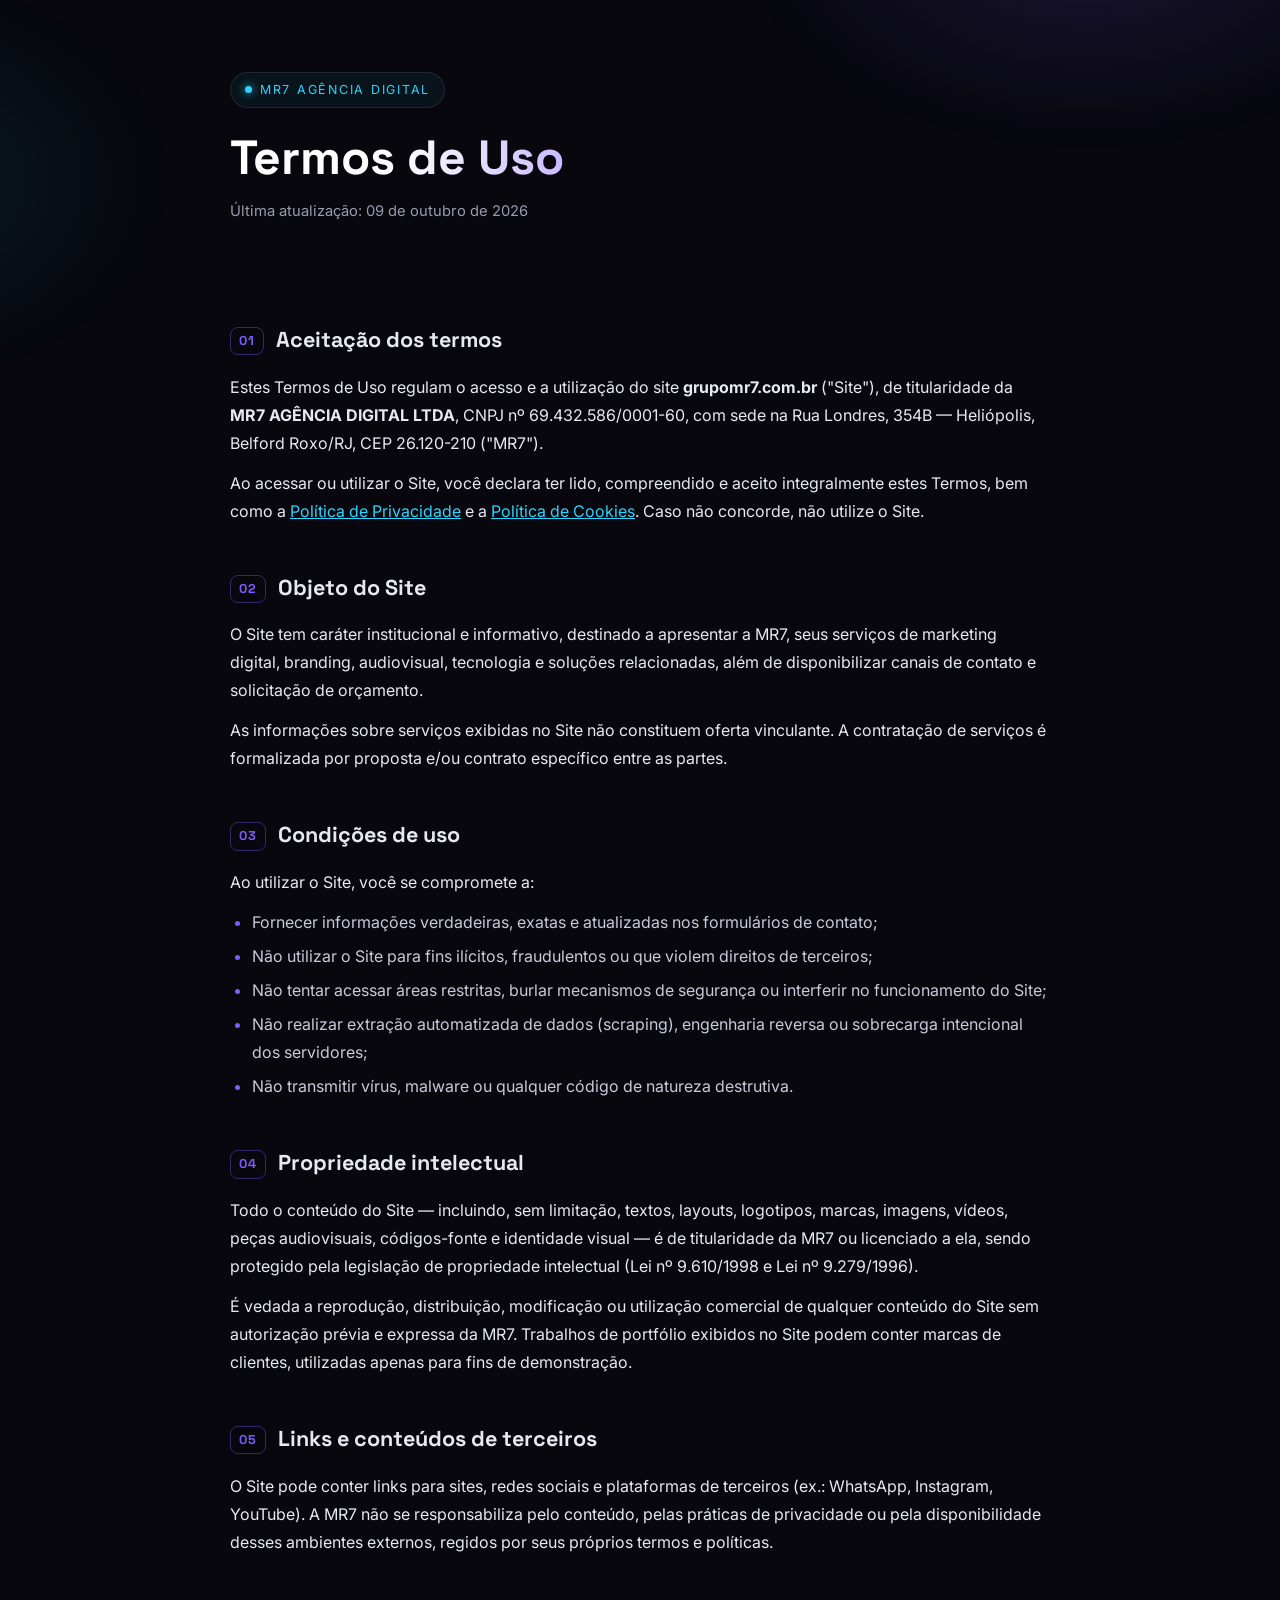
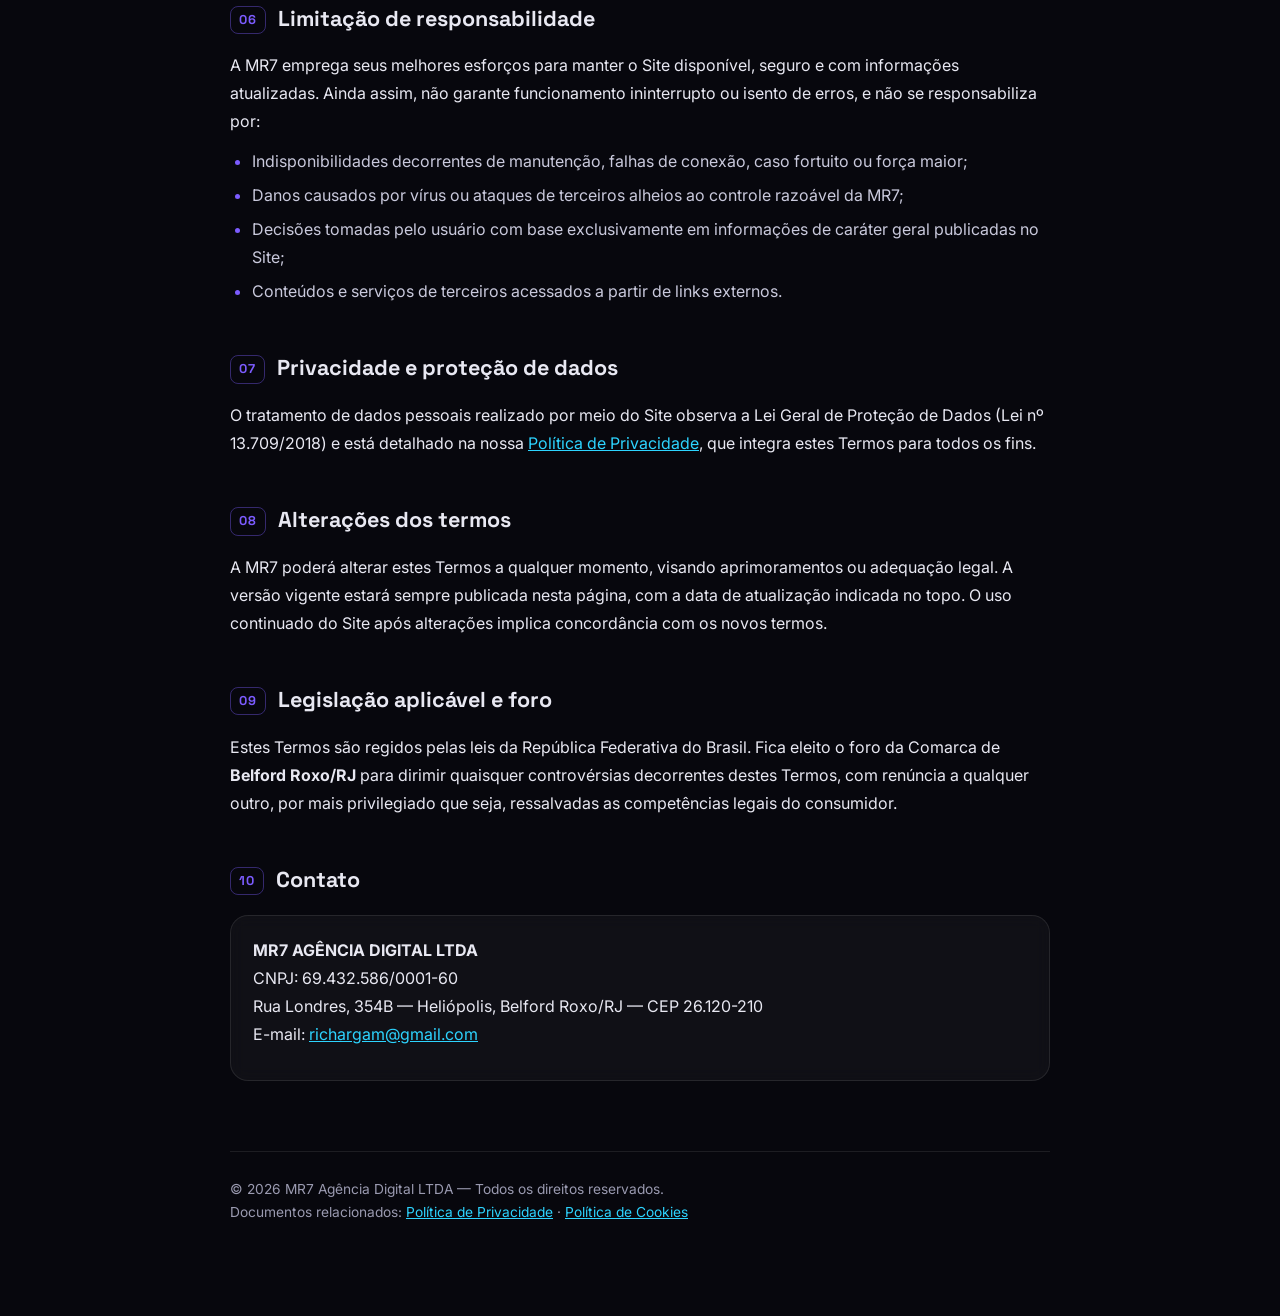
<file: termos-de-uso.html>
<!doctype html>
<html lang="pt-BR">
<head>
<meta charset="utf-8">
<meta name="viewport" content="width=device-width, initial-scale=1">
<title>Termos de Uso — MR7 Agência Digital</title>
<meta name="description" content="Termos de Uso do site grupomr7.com.br, da MR7 Agência Digital LTDA.">
<link rel="preconnect" href="https://fonts.googleapis.com">
<link rel="preconnect" href="https://fonts.gstatic.com" crossorigin>
<link href="https://fonts.googleapis.com/css2?family=Space+Grotesk:wght@500;700&family=Inter:wght@400;500;600&display=swap" rel="stylesheet">
<style>
  :root{
    --bg:#07070d;
    --card:rgba(255,255,255,.04);
    --border:rgba(255,255,255,.09);
    --text:#e8e8f2;
    --muted:#9a9ab0;
    --accent:#7c5cff;
    --accent-2:#2dd4ff;
    --radius:18px;
  }
  *{box-sizing:border-box;margin:0;padding:0}
  html{scroll-behavior:smooth}
  body{background:var(--bg);color:var(--text);font-family:'Inter',system-ui,sans-serif;line-height:1.75;-webkit-font-smoothing:antialiased}
  body::before{
    content:"";position:fixed;inset:0;pointer-events:none;z-index:0;
    background:
      radial-gradient(600px 400px at 85% -10%, rgba(124,92,255,.18), transparent 60%),
      radial-gradient(500px 350px at -10% 20%, rgba(45,212,255,.10), transparent 60%);
  }
  .wrap{position:relative;z-index:1;max-width:860px;margin:0 auto;padding:0 20px 80px}
  header.page{padding:72px 0 40px}
  .eyebrow{
    display:inline-flex;align-items:center;gap:8px;font-size:.78rem;letter-spacing:.14em;text-transform:uppercase;
    color:var(--accent-2);border:1px solid var(--border);border-radius:999px;padding:6px 14px;
    background:rgba(45,212,255,.06);margin-bottom:22px;
  }
  .eyebrow::before{content:"";width:7px;height:7px;border-radius:50%;background:var(--accent-2);box-shadow:0 0 10px var(--accent-2)}
  h1{
    font-family:'Space Grotesk',sans-serif;font-size:clamp(2rem,5vw,3rem);line-height:1.15;font-weight:700;
    background:linear-gradient(92deg,#fff 20%,var(--accent) 70%,var(--accent-2));
    -webkit-background-clip:text;background-clip:text;color:transparent;margin-bottom:14px;
  }
  .updated{color:var(--muted);font-size:.92rem}
  section{margin-top:44px;scroll-margin-top:24px}
  h2{font-family:'Space Grotesk',sans-serif;font-size:1.35rem;font-weight:700;margin-bottom:14px;display:flex;align-items:baseline;gap:12px}
  h2 .num{font-size:.8rem;color:var(--accent);border:1px solid rgba(124,92,255,.4);border-radius:8px;padding:2px 8px;letter-spacing:.06em;flex:none;transform:translateY(-2px)}
  p{margin-bottom:12px}
  ul{margin:10px 0 14px 22px}
  li{margin:6px 0;color:#c9c9dc}
  li::marker{color:var(--accent)}
  .card{border:1px solid var(--border);border-radius:var(--radius);background:var(--card);padding:20px 22px;margin:16px 0;backdrop-filter:blur(8px)}
  a{color:var(--accent-2)}
  footer.page{margin-top:70px;padding-top:26px;border-top:1px solid var(--border);color:var(--muted);font-size:.86rem;line-height:1.7}
  @media (max-width:640px){header.page{padding-top:52px}}
</style>
</head>
<body>
<div class="wrap">

  <header class="page">
    <span class="eyebrow">MR7 Agência Digital</span>
    <h1>Termos de Uso</h1>
    <p class="updated">Última atualização: 09 de outubro de 2026</p>
  </header>

  <section id="aceitacao">
    <h2><span class="num">01</span> Aceitação dos termos</h2>
    <p>Estes Termos de Uso regulam o acesso e a utilização do site <strong>grupomr7.com.br</strong> ("Site"), de titularidade da <strong>MR7 AGÊNCIA DIGITAL LTDA</strong>, CNPJ nº 69.432.586/0001-60, com sede na Rua Londres, 354B — Heliópolis, Belford Roxo/RJ, CEP 26.120-210 ("MR7").</p>
    <p>Ao acessar ou utilizar o Site, você declara ter lido, compreendido e aceito integralmente estes Termos, bem como a <a href="politica-de-privacidade.html">Política de Privacidade</a> e a <a href="politica-de-cookies.html">Política de Cookies</a>. Caso não concorde, não utilize o Site.</p>
  </section>

  <section id="objeto">
    <h2><span class="num">02</span> Objeto do Site</h2>
    <p>O Site tem caráter institucional e informativo, destinado a apresentar a MR7, seus serviços de marketing digital, branding, audiovisual, tecnologia e soluções relacionadas, além de disponibilizar canais de contato e solicitação de orçamento.</p>
    <p>As informações sobre serviços exibidas no Site não constituem oferta vinculante. A contratação de serviços é formalizada por proposta e/ou contrato específico entre as partes.</p>
  </section>

  <section id="uso">
    <h2><span class="num">03</span> Condições de uso</h2>
    <p>Ao utilizar o Site, você se compromete a:</p>
    <ul>
      <li>Fornecer informações verdadeiras, exatas e atualizadas nos formulários de contato;</li>
      <li>Não utilizar o Site para fins ilícitos, fraudulentos ou que violem direitos de terceiros;</li>
      <li>Não tentar acessar áreas restritas, burlar mecanismos de segurança ou interferir no funcionamento do Site;</li>
      <li>Não realizar extração automatizada de dados (scraping), engenharia reversa ou sobrecarga intencional dos servidores;</li>
      <li>Não transmitir vírus, malware ou qualquer código de natureza destrutiva.</li>
    </ul>
  </section>

  <section id="propriedade">
    <h2><span class="num">04</span> Propriedade intelectual</h2>
    <p>Todo o conteúdo do Site — incluindo, sem limitação, textos, layouts, logotipos, marcas, imagens, vídeos, peças audiovisuais, códigos-fonte e identidade visual — é de titularidade da MR7 ou licenciado a ela, sendo protegido pela legislação de propriedade intelectual (Lei nº 9.610/1998 e Lei nº 9.279/1996).</p>
    <p>É vedada a reprodução, distribuição, modificação ou utilização comercial de qualquer conteúdo do Site sem autorização prévia e expressa da MR7. Trabalhos de portfólio exibidos no Site podem conter marcas de clientes, utilizadas apenas para fins de demonstração.</p>
  </section>

  <section id="links">
    <h2><span class="num">05</span> Links e conteúdos de terceiros</h2>
    <p>O Site pode conter links para sites, redes sociais e plataformas de terceiros (ex.: WhatsApp, Instagram, YouTube). A MR7 não se responsabiliza pelo conteúdo, pelas práticas de privacidade ou pela disponibilidade desses ambientes externos, regidos por seus próprios termos e políticas.</p>
  </section>

  <section id="responsabilidade">
    <h2><span class="num">06</span> Limitação de responsabilidade</h2>
    <p>A MR7 emprega seus melhores esforços para manter o Site disponível, seguro e com informações atualizadas. Ainda assim, não garante funcionamento ininterrupto ou isento de erros, e não se responsabiliza por:</p>
    <ul>
      <li>Indisponibilidades decorrentes de manutenção, falhas de conexão, caso fortuito ou força maior;</li>
      <li>Danos causados por vírus ou ataques de terceiros alheios ao controle razoável da MR7;</li>
      <li>Decisões tomadas pelo usuário com base exclusivamente em informações de caráter geral publicadas no Site;</li>
      <li>Conteúdos e serviços de terceiros acessados a partir de links externos.</li>
    </ul>
  </section>

  <section id="privacidade">
    <h2><span class="num">07</span> Privacidade e proteção de dados</h2>
    <p>O tratamento de dados pessoais realizado por meio do Site observa a Lei Geral de Proteção de Dados (Lei nº 13.709/2018) e está detalhado na nossa <a href="politica-de-privacidade.html">Política de Privacidade</a>, que integra estes Termos para todos os fins.</p>
  </section>

  <section id="alteracoes">
    <h2><span class="num">08</span> Alterações dos termos</h2>
    <p>A MR7 poderá alterar estes Termos a qualquer momento, visando aprimoramentos ou adequação legal. A versão vigente estará sempre publicada nesta página, com a data de atualização indicada no topo. O uso continuado do Site após alterações implica concordância com os novos termos.</p>
  </section>

  <section id="foro">
    <h2><span class="num">09</span> Legislação aplicável e foro</h2>
    <p>Estes Termos são regidos pelas leis da República Federativa do Brasil. Fica eleito o foro da Comarca de <strong>Belford Roxo/RJ</strong> para dirimir quaisquer controvérsias decorrentes destes Termos, com renúncia a qualquer outro, por mais privilegiado que seja, ressalvadas as competências legais do consumidor.</p>
  </section>

  <section id="contato">
    <h2><span class="num">10</span> Contato</h2>
    <div class="card">
      <p><strong>MR7 AGÊNCIA DIGITAL LTDA</strong><br>
      CNPJ: 69.432.586/0001-60<br>
      Rua Londres, 354B — Heliópolis, Belford Roxo/RJ — CEP 26.120-210<br>
      E-mail: <a href="mailto:richargam@gmail.com">richargam@gmail.com</a></p>
    </div>
  </section>

  <footer class="page">
    <p>© 2026 MR7 Agência Digital LTDA — Todos os direitos reservados.<br>
    Documentos relacionados: <a href="politica-de-privacidade.html">Política de Privacidade</a> · <a href="politica-de-cookies.html">Política de Cookies</a></p>
  </footer>

</div>
</body>
</html>
</file>
<file: styles.css>
:root{--bg:#070410;--purple:#a238f5;--pink:#ed39f4;--cyan:#07dbea;--text:#fbf9ff;--muted:#aaa3bd;--line:rgba(179,89,255,.27)}*{box-sizing:border-box}html{scroll-behavior:smooth}body{margin:0;background:var(--bg);color:var(--text);font-family:Inter,Arial,sans-serif;overflow-x:hidden}a{color:inherit;text-decoration:none}button{font:inherit}.wrap{max-width:1640px;margin:0 auto;padding-left:38px;padding-right:38px}.ambient{position:absolute;pointer-events:none;filter:blur(80px);z-index:-1}.ambient-one{width:600px;height:500px;top:0;left:-390px;background:rgba(127,48,253,.27)}.ambient-two{width:650px;height:600px;top:70px;right:-370px;background:rgba(102,32,255,.23)}.gridbg{position:absolute;top:0;left:0;right:0;height:1030px;pointer-events:none;z-index:-1;opacity:.35;background-image:linear-gradient(to right,rgba(124,50,254,.16) 1px,transparent 1px),linear-gradient(to bottom,rgba(124,50,254,.12) 1px,transparent 1px);background-size:86px 86px;mask-image:linear-gradient(#000,transparent)}.topbar{max-width:1600px;height:76px;margin:14px auto 26px;padding:0 30px;border:1px solid var(--line);background:rgba(14,10,30,.8);border-radius:25px;display:flex;align-items:center;justify-content:space-between;gap:22px;backdrop-filter:blur(20px);box-shadow:0 8px 35px #0005}.wordmark{display:flex;align-items:center;gap:14px;white-space:nowrap}.wordmark b{font-family:'Space Grotesk',sans-serif;font-size:37px;letter-spacing:-4px;line-height:1}.wordmark b span,.footer-logo span{color:#ba48fe;text-shadow:0 0 18px #9e1dff}.wordmark small{font-size:9px;letter-spacing:3px;font-weight:800}.nav{display:flex;align-items:center;gap:clamp(12px,2vw,35px)}.nav a{font-size:13px;color:#c7c0d3;transition:color .2s}.nav a:hover,.nav a.active{color:white}.nav a.active{position:relative}.nav a.active:after{content:'';position:absolute;left:0;right:0;bottom:-13px;height:2px;background:#d249ff;box-shadow:0 0 12px #d249ff}.btn{display:inline-flex;align-items:center;justify-content:center;gap:18px;border-radius:12px;min-height:49px;padding:0 24px;font-size:14px;font-weight:700;white-space:nowrap;transition:transform .2s,box-shadow .2s}.btn:hover{transform:translateY(-3px)}.btn span{font-size:20px}.primary{background:linear-gradient(110deg,#a000ec,#7a15f8 55%,#de29fa);border:1px solid #e06afa;color:white;box-shadow:0 0 10px #a217f9,0 0 25px #9226fc66}.primary:hover{box-shadow:0 0 25px #b821ff}.outline{background:rgba(11,8,25,.83);border:1px solid #8733b8;box-shadow:inset 0 0 20px #5a147126}.outline:hover{border-color:#ce64ff}.menu-toggle{display:none}.hero{display:grid;grid-template-columns:minmax(390px,.85fr) minmax(680px,1.65fr);align-items:center;min-height:510px;gap:20px;padding-top:20px}.hero-copy{z-index:3}.eyebrow{color:#df63fa;font-weight:800;font-size:11px;letter-spacing:3.4px}.eyebrow i{font-style:normal;padding:0 4px;color:var(--cyan)}h1,h2,p{margin-top:0}h1{font-size:clamp(41px,4vw,67px);line-height:1.035;letter-spacing:-3px;font-weight:900;margin:21px 0}h1 em,h2 em{font-style:normal;background:linear-gradient(90deg,#cc58fb,#ff37cb);background-clip:text;-webkit-background-clip:text;color:transparent}.lead{font-size:15px;line-height:1.65;color:#dad5e7;max-width:550px;margin-bottom:27px}.hero-buttons{display:flex;gap:12px;flex-wrap:wrap}.hero-display{position:relative;height:520px;display:flex;align-items:center;min-width:0}.dashboard{position:relative;width:76%;height:405px;z-index:1;transform:perspective(1200px) rotateY(-3deg) rotateX(1deg);background:linear-gradient(145deg,#171039,#0b0922 70%);border-radius:17px;padding:13px;border:2px solid #a13aff;box-shadow:0 0 11px #b34aff,0 0 38px #8b20ff69,inset 0 0 40px #5c13da44}.dash-head{height:46px;display:flex;align-items:center;gap:13px}.dash-head img{width:109px;height:42px;object-fit:contain}.fake-search{border:1px solid #352657;background:#191336;border-radius:8px;color:#8d80ad;font-size:10px;padding:11px;flex:1;white-space:nowrap;overflow:hidden}.dash-actions{font-size:14px;color:#d0c5de}.dash-content{display:flex;gap:12px;height:calc(100% - 51px)}.dash-sidebar{width:116px;display:flex;flex-direction:column;gap:3px;flex-shrink:0}.dash-sidebar span,.dash-sidebar b{font-size:10px;padding:9px 7px;border-radius:5px;color:#b8b2d0;font-weight:500}.dash-sidebar b{background:#5215b3;color:white}.dash-main{flex:1;min-width:0}.kpis{display:grid;grid-template-columns:repeat(4,1fr);gap:7px}.kpis>div,.chart-panel,.bottom-kpis>div{background:#151234;border:1px solid #2c2152;border-radius:9px;padding:12px 8px}.kpis small{color:#a8a5c4;font-size:9px;display:block}.kpis strong{font-size:14px;white-space:nowrap;display:block;margin:5px 0}.kpis em{font-size:9px;font-style:normal;color:#38e6a2}.charts{display:grid;grid-template-columns:1.5fr 1fr;gap:7px;margin-top:8px}.chart-panel{height:172px;padding:10px}.chart-title{font-size:11px;font-weight:700;display:flex;justify-content:space-between}.chart-title small{font-weight:400;font-size:8px;color:#c298ea}.chart-panel svg{width:100%;height:125px}.months{text-align:center;color:#777297;font-size:8px}.channels{display:flex;align-items:center;flex-direction:column;justify-content:flex-start;gap:2px}.channels .chart-title{font-size:10px}.donut{width:60px;height:60px;border-radius:50%;background:conic-gradient(#11d9e8 0 38%,#db42f2 38% 62%,#9255ff 62% 80%,#5363bd 80% 100%);position:relative;margin:8px 0}.donut:after{content:'';position:absolute;inset:15px;background:#151234;border-radius:50%}.channels p{width:100%;font-size:8px;margin:0;color:#c7bbdb}.channels b{float:right}.channels i{display:inline-block;width:6px;height:6px;border-radius:50%;background:var(--cyan);margin-right:5px}.channels .pink{background:#db42f2}.channels .purple{background:#9255ff}.channels .indigo{background:#5363bd}.bottom-kpis{display:grid;grid-template-columns:repeat(3,1fr);gap:8px;margin-top:7px}.bottom-kpis>div{font-size:14px;padding:8px}.bottom-kpis small{display:block;font-size:8px;color:#aaa0c7;margin:2px 0}.bottom-kpis b{font-size:14px}.bottom-kpis .online{color:#39ed9b}.demo-note{position:absolute;bottom:-26px;left:0;font-size:10px;color:#8c7aa8}.founder{width:36%;height:520px;position:absolute;right:-3%;bottom:-19px;z-index:2;overflow:hidden;display:flex;justify-content:center;align-items:flex-end}.founder>img{position:relative;z-index:2;height:96%;width:100%;object-fit:contain;object-position:bottom}.seven{position:absolute;right:4%;top:-100px;font-size:560px;font-weight:900;color:#b127ff1c;line-height:1;text-shadow:0 0 70px #963afa;transform:skew(-9deg)}.founder-tag{position:absolute;right:3%;bottom:16px;z-index:3;font-size:10px;font-weight:800;letter-spacing:2px;text-shadow:0 2px 15px #000}.founder-tag span{color:#ec8aff}.features{display:grid;grid-template-columns:repeat(4,1fr);gap:12px;margin-top:38px}.feature{border:1px solid #6925aa;border-radius:13px;background:linear-gradient(110deg,#160a33,#0e0b23);padding:14px 17px;display:flex;gap:14px;align-items:center}.feature>span{display:grid;place-items:center;color:#e55bff;font-size:30px;width:46px;height:46px;min-width:46px;border:1px solid #5b22a3;border-radius:10px;text-shadow:0 0 14px #d636ff}.feature b,.feature small{display:block}.feature b{font-size:15px}.feature small{font-size:11px;color:#beb4d3;margin-top:4px}.glass{background:linear-gradient(125deg,#100b26f2,#070916f2);border:1px solid #6523a4;border-radius:20px;overflow:hidden;box-shadow:0 0 25px #5412b31b}.editorial{display:grid;grid-template-columns:1.4fr 1fr;gap:16px;margin-top:18px}.office{display:flex;min-height:260px}.office>img{width:54%;object-fit:cover;object-position:center}.office>div{padding:25px 24px}.editorial h2{font-size:clamp(19px,2vw,29px);line-height:1.14;margin:15px 0}.editorial p:not(.eyebrow){font-size:12px;line-height:1.6;color:#c0b8d2}.small{font-size:11px;min-height:39px;padding:0 13px;margin-top:4px}.brazil{padding:25px 25px 15px;display:flex;align-items:center;position:relative}.brazil>div:first-child{z-index:1;max-width:66%}.brazil .eyebrow{font-size:9px}.orb{position:absolute!important;right:-115px;top:0;width:350px;height:350px;border-radius:50%;background:radial-gradient(circle at 35% 40%,#b54cff70,transparent 40%),radial-gradient(circle at center,#25115e 10%,#030512 63%);border:1px solid #b645ff;box-shadow:0 0 35px #9b3bff,inset 0 0 60px #5c1cfa;display:grid;place-items:center;opacity:.87}.orb:before,.orb:after{content:'';position:absolute;inset:30px;border:1px dashed #b54cff88;border-radius:50%;transform:rotate(40deg) scaleX(.65)}.orb:after{transform:rotate(-40deg) scaleX(.65)}.orb span{font-size:130px;color:#d567fa;text-shadow:0 0 45px #e24fff}.mini-values{display:flex;gap:15px;margin-top:25px;font-size:10px;color:#e2d8ef}.ecosystem{display:flex;align-items:center;gap:28px;margin-top:18px;min-height:160px;padding-top:12px;padding-bottom:12px}.ecosystem-intro{width:170px;flex-shrink:0;border-right:1px solid #423158;padding-right:20px}.ecosystem-intro .eyebrow{font-size:10px;line-height:1.8}.ecosystem-intro p:last-child{font-size:12px;color:#c4b9d7;line-height:1.6}.brands{display:grid;grid-template-columns:repeat(6,1fr);align-items:center;gap:10px;flex:1}.brands>div{height:110px;border-right:1px solid #342845;display:flex;align-items:center;justify-content:center}.brands>div:last-child{border:0}.brands img{max-width:100%;max-height:108px;object-fit:contain}.textbrand{flex-direction:column;gap:5px;font-size:34px;color:#e4c5ff}.textbrand strong{font-size:13px;color:white;text-align:center}.textbrand small{font-size:7px;letter-spacing:1px;text-align:center;color:#e06aff}.textbrand.gold,.textbrand.gold strong{color:#efc55e}.textbrand.gold small{color:#dfb75a}.contact{text-align:center;padding-top:120px;padding-bottom:130px}.contact h2{font-size:clamp(32px,4vw,58px);line-height:1.1;margin:18px 0}.contact>p:not(.eyebrow){color:#b6adc9;font-size:15px;max-width:600px;margin:0 auto 28px;line-height:1.7}.contact-actions{display:flex;justify-content:center;gap:12px}.footer{border-top:1px solid #302240;padding-top:35px;padding-bottom:34px;display:flex;align-items:center;justify-content:space-between;gap:15px;flex-wrap:wrap}.footer-logo{font-size:28px;font-weight:900;letter-spacing:-3px}.footer p,.footer small{font-size:11px;color:#958ba8}.legal{display:flex;gap:18px;font-size:12px;color:#b1a6c7}.legal a:hover{color:#e8a5ff}
@media(max-width:1200px){.topbar{margin:12px 14px;padding:0 16px}.top-cta{display:none}.hero{grid-template-columns:1fr;min-height:unset}.hero-copy{max-width:760px}.hero-display{width:100%;max-width:930px;margin:auto}.founder{right:0}.dashboard{width:78%}.editorial{grid-template-columns:1fr}.ecosystem{flex-direction:column;align-items:stretch}.ecosystem-intro{width:auto;border-right:0;border-bottom:1px solid #423158}.brands{width:100%}}@media(max-width:700px){.wrap{padding-left:18px;padding-right:18px}.topbar{height:66px;margin:8px 10px 30px}.wordmark b{font-size:30px}.wordmark small{font-size:7px;letter-spacing:1.5px}.menu-toggle{display:block;border:1px solid #6e3998;border-radius:9px;background:#16092d;color:white;font-size:23px;line-height:1;padding:8px 12px}.nav{display:none;position:absolute;top:64px;left:0;right:0;background:#10091feF;padding:20px;border:1px solid #793db7;border-radius:14px;z-index:10;flex-direction:column;align-items:stretch;box-shadow:0 15px 30px #0009}.nav.open{display:flex}.nav a{font-size:16px;padding:6px}.nav a.active:after{display:none}.hero{padding-top:0;gap:2px}.eyebrow{font-size:9px;letter-spacing:1.8px}h1{font-size:clamp(35px,9vw,54px);letter-spacing:-1.9px}.lead{font-size:14px}.hero-buttons .btn{flex:1;padding:0 13px;font-size:12px;gap:5px}.hero-display{height:340px;overflow:hidden}.dashboard{width:88%;height:290px;transform:scale(.84);transform-origin:left center;margin-left:0;padding:9px}.dash-head{height:34px}.dash-head img{width:70px;height:29px}.fake-search{font-size:6px;padding:7px}.dash-content{height:calc(100% - 35px);gap:4px}.dash-sidebar{width:75px}.dash-sidebar span,.dash-sidebar b{font-size:6px;padding:6px 3px}.kpis{gap:3px}.kpis>div,.chart-panel,.bottom-kpis>div{padding:5px 4px}.kpis strong{font-size:9px}.kpis small,.kpis em{font-size:6px}.charts{gap:4px;margin-top:5px}.chart-panel{height:132px}.chart-title{font-size:7px}.chart-panel svg{height:92px}.donut{width:43px;height:43px}.donut:after{inset:12px}.channels p{font-size:6px}.bottom-kpis{gap:4px;margin-top:5px}.bottom-kpis small{font-size:6px}.bottom-kpis b{font-size:9px}.demo-note{display:none}.founder{height:335px;width:44%;right:-7%;bottom:-3px}.founder>img{height:90%}.seven{font-size:330px;top:-32px}.founder-tag{font-size:6px;right:16%;bottom:1px}.features{grid-template-columns:repeat(2,1fr);gap:8px;margin-top:10px}.feature{padding:9px;gap:8px}.feature>span{font-size:20px;width:34px;height:34px;min-width:34px}.feature b{font-size:11px}.feature small{font-size:9px}.office{flex-direction:column}.office>img{width:100%;height:190px}.office>div{padding:20px}.brazil>div:first-child{max-width:85%}.orb{right:-200px;opacity:.3}.mini-values{flex-wrap:wrap}.ecosystem{margin-top:14px;padding-top:20px}.brands{grid-template-columns:repeat(3,1fr)}.brands>div{height:90px}.brands img{max-height:90px}.contact{padding-top:85px;padding-bottom:85px}.contact-actions{flex-wrap:wrap}.footer{justify-content:center;text-align:center}}
@media(prefers-reduced-motion:reduce){html{scroll-behavior:auto}*,*:before,*:after{animation:none!important;transition:none!important}}

/* V2: logos oficiais, história e contato */
.brand-item {min-width:0;display:flex;align-items:center;justify-content:center;flex-direction:column;gap:3px;transition:filter .2s,transform .2s}
a.brand-item:hover{filter:drop-shadow(0 0 10px #a64cfa);transform:translateY(-3px)}
.brands .brand-item img{max-width:95%;max-height:105px;object-fit:contain}
.brands .brand-zen img{max-height:76px}
.brand-zen strong{font-size:11px;letter-spacing:.08em;color:#d9c7ec;text-align:center;font-weight:600}
.history{padding-top:95px}
.history-inner{display:grid;grid-template-columns:minmax(0,1.4fr) minmax(250px,.6fr);min-height:380px;align-items:center}
.history-inner>div:first-child{padding:42px clamp(20px,5vw,75px)}
.history h2{font-size:clamp(28px,3.2vw,48px);line-height:1.15;margin:16px 0}.history h2 em{color:#d44cff;font-style:normal}
.history p:not(.eyebrow){font-size:15px;line-height:1.8;color:#c6bdd6;max-width:790px}
.history .btn{margin-top:12px}
.history-photo{height:380px;align-self:end;overflow:hidden;display:flex;justify-content:center;align-items:flex-end;position:relative}
.history-photo:before{content:'';position:absolute;inset:20% 10% 0;background:radial-gradient(ellipse,#9a25d85e,transparent 66%)}
.history-photo img{height:100%;max-width:100%;object-fit:contain;position:relative}
.socials{display:flex;gap:14px;flex-wrap:wrap;align-items:center;font-size:12px;font-weight:600}
.socials a:hover{color:#e783ff}
@media(max-width:1000px){.nav{gap:12px}.nav a{font-size:11px}.brands{grid-template-columns:repeat(3,1fr)}.history-inner{grid-template-columns:1fr 250px}}
@media(max-width:700px){.history{padding-top:65px}.history-inner{grid-template-columns:1fr}.history-inner>div:first-child{padding:24px}.history-photo{height:240px}.history p:not(.eyebrow){font-size:13px}.socials{justify-content:center}}

/* V3: imagem invertida para apontar para CRM7, posicionado à esquerda */
.founder>img{transform:scaleX(-1);transform-origin:center;}
/* Conteúdo institucional restaurado do texto fornecido */
.about,.services,.values,.portfolio{padding-top:80px;padding-bottom:10px}
.about{display:grid;grid-template-columns:1.45fr .75fr;gap:30px;align-items:center}
.about h2,.services h2,.values h2,.portfolio h2{font-size:clamp(30px,3.2vw,52px);line-height:1.15;margin:15px 0 22px}
.about p:not(.eyebrow),.portfolio p:not(.eyebrow){font-size:16px;line-height:1.8;color:#c9c1d9}
.about-statement{padding:34px}.about-statement h3{font-size:27px}
.services-grid{display:grid;grid-template-columns:repeat(4,minmax(0,1fr));gap:13px}
.services-grid article{background:linear-gradient(145deg,#1c1037,#0c0920);border:1px solid #6527a2;border-radius:14px;min-height:90px;display:flex;align-items:center;padding:20px;font-weight:700;box-shadow:0 0 18px #8b1eea18}
.services-note{color:#a79ab9;font-size:12px;margin-top:22px}
.values-grid{display:grid;grid-template-columns:repeat(3,minmax(0,1fr));gap:18px}
.values-grid article{padding:28px;min-height:230px}.values-grid span{color:#db53ff;font-size:13px;letter-spacing:3px}.values-grid h3{font-size:24px}.values-grid p{color:#c9bfd9;line-height:1.75}
.portfolio-panel{padding:35px;display:grid;grid-template-columns:1.5fr .5fr;align-items:center;gap:20px}.portfolio-panel img{width:100%;max-height:245px;object-fit:contain}
@media(max-width:1000px){.about{grid-template-columns:1fr}.services-grid{grid-template-columns:repeat(3,1fr)}}
@media(max-width:700px){.about,.services,.values,.portfolio{padding-top:58px}.services-grid,.values-grid{grid-template-columns:repeat(2,minmax(0,1fr))}.services-grid article{min-height:80px;padding:14px;font-size:13px}.portfolio-panel{grid-template-columns:1fr;padding:23px}.portfolio-panel img{max-height:170px}.values-grid{grid-template-columns:1fr}}

/* V4 — correção da segunda foto e rodapé institucional */
.history-photo img{transform:scaleX(-1);transform-origin:center center}
.footer-v4{display:grid;grid-template-columns:minmax(200px,.8fr) minmax(280px,1.2fr);gap:22px 60px;align-items:start;padding-top:42px;padding-bottom:45px}
.footer-v4 .footer-contact strong{font-size:14px;color:#f7e9ff;letter-spacing:.06em}
.footer-v4 .footer-contact p{margin:7px 0;color:#c5b8da;font-size:13px;line-height:1.55}
.footer-v4 .footer-contact b{color:#efe4fa}
.footer-v4 a:hover{color:#e58eff;text-decoration:underline}
.footer-v4 .socials{display:flex;flex-wrap:wrap;gap:18px;grid-column:1 / -1;font-size:13px}
.footer-v4 .footer-bottom{grid-column:1 / -1;border-top:1px solid #463159;padding-top:20px;width:100%}
.footer-v4 .footer-bottom p{margin:0 0 10px;font-size:12px;line-height:1.7;color:#bcb1cc}
.footer-v4 .footer-bottom a{text-decoration:underline;text-underline-offset:3px;color:#e2bbfa}
@media(max-width:700px){.footer-v4{grid-template-columns:1fr;gap:22px;text-align:left}.footer-v4 .socials,.footer-v4 .footer-bottom{grid-column:1}}


/* MR7 Chat V5 — isolado do design existente */
.sr-only{position:absolute;width:1px;height:1px;overflow:hidden;clip:rect(0,0,0,0);white-space:nowrap}
.mr7-chat-launcher{position:fixed;right:24px;bottom:24px;z-index:1000;background:linear-gradient(125deg,#8d16ee,#c22cf2);color:#fff;border:1px solid #f3a6ff;border-radius:999px;padding:15px 21px;display:flex;align-items:center;gap:10px;font-weight:800;cursor:pointer;box-shadow:0 0 25px #a227ff88,0 9px 32px #000a;font-family:inherit}.mr7-chat-launcher .chat-pulse{font-size:22px;animation:mr7pulse 2s infinite}@keyframes mr7pulse{50%{text-shadow:0 0 15px #fff;transform:scale(1.12)}}
.mr7-chat-panel[hidden],.mr7-quote-form[hidden]{display:none!important}.mr7-chat-panel{position:fixed;right:24px;bottom:94px;z-index:1001;width:min(390px,calc(100vw - 28px));height:min(625px,calc(100dvh - 120px));min-height:360px;display:flex;flex-direction:column;border:1px solid #a75bff;border-radius:19px;background:linear-gradient(135deg,#17102d,#080713 85%);color:#fff;box-shadow:0 12px 52px #000e,0 0 35px #8a17d955;overflow:hidden;font-family:Inter,Arial,sans-serif}
.mr7-chat-head{display:flex;align-items:center;justify-content:space-between;background:#200f3a;padding:15px;flex-shrink:0;border-bottom:1px solid #7039a4}.mr7-chat-head>div{display:flex;gap:10px;align-items:center}.mr7-chat-avatar{height:37px;width:37px;display:grid;place-items:center;border-radius:12px;background:#ac26fb;font-size:25px;font-weight:900}.mr7-chat-head b,.mr7-chat-head small{display:block}.mr7-chat-head small{font-size:11px;color:#d6bfec;margin-top:2px}.mr7-chat-head button{background:none;border:0;color:#fff;cursor:pointer;font-size:21px}
.mr7-chat-stream{padding:17px 13px;display:flex;flex-direction:column;gap:12px;overflow-y:auto;flex:1;min-height:0}.mr7-bubble{max-width:90%;padding:11px 13px;border-radius:14px;font-size:13px;line-height:1.5;white-space:pre-wrap;overflow-wrap:anywhere}.mr7-bubble.bot{align-self:flex-start;background:#25163f;border:1px solid #513278}.mr7-bubble.user{align-self:flex-end;background:#8423d3}.mr7-quick{display:flex;gap:5px;flex-wrap:wrap;padding:4px 12px 8px}.mr7-quick button,.mr7-chat-actions button{background:#1e1435;color:#efdafa;border:1px solid #7033a7;border-radius:10px;padding:7px 9px;cursor:pointer;font-size:11px}.mr7-chat-form{display:flex;gap:7px;padding:10px 12px;border-top:1px solid #4a2a69}.mr7-chat-form input{flex:1;min-width:0;border:1px solid #61318f;border-radius:10px;background:#0e0b1d;color:#fff;padding:11px;font-size:13px}.mr7-chat-form button{background:#9422dd;color:#fff;border:0;border-radius:10px;padding:0 15px;cursor:pointer}.mr7-chat-actions{display:flex;justify-content:space-between;align-items:center;gap:8px;padding:0 12px 12px;color:#b2a5c5;font-size:10px}.mr7-quote-form{padding:11px 13px;overflow-y:auto;display:grid;gap:9px;flex:1;min-height:0}.mr7-quote-form label{font-size:12px;color:#e8d8f8;display:grid;gap:3px}.mr7-quote-form input,.mr7-quote-form select,.mr7-quote-form textarea{width:100%;min-width:0;box-sizing:border-box;background:#100b20;color:#fff;border:1px solid #6c3699;border-radius:8px;padding:9px;font-family:inherit;font-size:13px}.mr7-quote-form option{background:#100b20}.mr7-quote-send{background:linear-gradient(90deg,#8523d5,#c02bf0);border:0;color:white;font-weight:700;border-radius:9px;padding:12px;cursor:pointer}.mr7-quote-form small{color:#b9aac9;font-size:10px;line-height:1.4}
@media(max-width:600px){.mr7-chat-launcher{right:14px;bottom:14px;padding:12px 15px}.mr7-chat-panel{right:8px;bottom:76px;width:calc(100vw - 16px);height:calc(100dvh - 100px);max-height:650px}}

.mr7-chat-stream[hidden],.mr7-quick[hidden],.mr7-chat-form[hidden]{display:none!important}

/* LUA MR7 — V6 premium */
.lua-panel{width:min(440px,calc(100vw - 24px));height:min(690px,calc(100dvh - 112px));border:1px solid #8345ba;border-radius:24px;background:radial-gradient(ellipse at 90% 2%,#47206b 0%,transparent 45%),linear-gradient(155deg,#100c22,#080713 85%);box-shadow:0 25px 80px #000d,0 0 40px #8b27da44}
.mr7-chat-launcher{padding:11px 19px 11px 10px;gap:11px;background:linear-gradient(110deg,#221238,#572087 60%,#8e1dd8);border-color:#ad57ef}
.mr7-chat-launcher>span:last-child{display:flex;flex-direction:column;text-align:left;gap:2px}.mr7-chat-launcher small{font-weight:400;font-size:10px;color:#ead3fa}.lua-orb{background:radial-gradient(circle at 30% 20%,#f2a7ff,#9a23e5 65%,#4f116e);border:1px solid #e8a3ff;display:grid;place-items:center;width:42px;height:42px;border-radius:16px;font-size:23px;box-shadow:0 0 15px #ab29ff88}
.lua-head{padding:17px 19px;background:linear-gradient(90deg,#1b112d,#25103a);border-bottom:1px solid #743bad}.lua-avatar{border-radius:50%;background:radial-gradient(circle at 30% 20%,#e39aff,#8125b7 65%,#38105b);font-size:26px;box-shadow:0 0 18px #a73fff77}.lua-head b{font-size:17px;letter-spacing:.2px}.lua-accent{color:#df82ff}.lua-head small{font-size:10px;letter-spacing:.3px}.lua-status-dot{display:inline-block;width:6px;height:6px;border-radius:50%;background:#40e3b2;margin-right:4px}.lua-head-actions{display:flex;gap:7px}.lua-head-actions button{width:31px;height:31px;border:1px solid #5d3b75;border-radius:10px;background:#201332;font-size:16px}.lua-intro{padding:18px 20px 13px;background:linear-gradient(120deg,#26113d88,transparent);border-bottom:1px solid #3c2058}.lua-intro>*{display:block}.lua-intro span{font-size:9px;color:#db86ff;font-weight:800;letter-spacing:2px}.lua-intro strong{font-size:18px;letter-spacing:-.4px;margin:5px 0}.lua-intro small{font-size:11px;color:#c9bbdb;line-height:1.5}.lua-panel .mr7-chat-stream{padding:18px 16px;gap:16px}.lua-panel .mr7-bubble{font-size:13px;line-height:1.6;max-width:89%;padding:14px 16px}.lua-panel .mr7-bubble.bot{background:linear-gradient(150deg,#281840,#1e1736);border:1px solid #513572;border-radius:5px 16px 16px 16px}.lua-panel .mr7-bubble.user{background:linear-gradient(120deg,#6c1ebd,#a12edf);border-radius:16px 5px 16px 16px}.lua-panel .mr7-quick{padding:8px 14px 13px;gap:7px}.lua-panel .mr7-quick button{border-radius:30px;padding:9px 12px;font-size:11px;background:#1a112d;color:#e9d6f6;border-color:#583281}.lua-panel .mr7-quick button:hover{border-color:#d282ff;background:#2c1544}.lua-compose{margin:0 13px 5px;padding:5px;background:#150e27;border:1px solid #6f4299;border-radius:17px;align-items:center}.lua-compose input{background:transparent;border:0;outline:0;padding:12px 5px;font-size:13px}.lua-compose input:focus{box-shadow:none}.lua-compose button.lua-mic{width:39px;height:39px;flex-shrink:0;padding:0;border-radius:12px;background:#2a1745;color:#efd6ff}.lua-compose button.lua-mic.recording{background:#d5327c;animation:mr7pulse .8s infinite}.lua-compose button.lua-send{width:39px;height:39px;border-radius:12px;padding:0;flex-shrink:0;background:linear-gradient(125deg,#8425ed,#d638e9)}.lua-actions{padding:4px 15px 16px;justify-content:flex-start;flex-wrap:wrap}.lua-actions button{font-size:11px;border-radius:9px;background:#211332;border-color:#5b337a;padding:9px 12px}.lua-actions #mr7-chat-status{width:100%;color:#c9a6ea;font-size:10px}.lua-panel .mr7-quote-form{background:#100b21}.lua-panel .mr7-chat-stream[hidden]{display:none!important}
@media(max-width:600px){.lua-panel{width:calc(100vw - 16px);height:calc(100dvh - 100px);right:8px;bottom:75px}.lua-intro{padding:11px 16px}.lua-intro strong{font-size:16px}.lua-panel .mr7-chat-stream{padding:12px}}

/* V7 — retrato do fundador em meio corpo, apontando para o texto */
.history-inner{grid-template-columns:minmax(0,1.35fr) minmax(350px,.65fr)}
.history-photo{height:470px;align-self:stretch;min-width:0;isolation:isolate}
.history-photo img{position:absolute;top:-30px;left:50%;width:auto;height:700px;max-width:none;object-fit:contain;transform:translateX(-50%) scaleX(-1);transform-origin:center center}
@media(max-width:1000px){.history-inner{grid-template-columns:minmax(0,1fr) minmax(300px,.55fr)}.history-photo{height:450px}.history-photo img{height:650px;top:-22px}}
@media(max-width:700px){.history-inner{grid-template-columns:minmax(0,1fr)}.history-photo{height:330px}.history-photo img{height:480px;top:-17px}}

/* Identidade oficial MR7 — imagem original sem recriar o lettering */
.official-logo{display:block;object-fit:contain;object-position:left center;height:auto}
.official-logo-header{width:150px;max-height:68px}
.official-logo-footer{width:190px;max-width:100%}
.wordmark{flex-shrink:0;min-width:0}
@media(max-width:700px){.official-logo-header{width:112px;max-height:56px}.official-logo-footer{width:160px}}

/* Finalização MR7: rodapé centralizado e demonstração sempre identificada. */
.footer-v4{display:flex;flex-direction:column;align-items:center;text-align:center;background:transparent!important;border-radius:0;gap:22px}
.footer-v4 .footer-identity,.footer-v4 .footer-contact{width:100%}.footer-v4 .official-logo{margin:0 auto;object-position:center}.footer-v4 .socials{justify-content:center}.footer-v4 .footer-bottom{max-width:1000px}.demo-note{display:block!important;position:absolute;left:10px;bottom:5px;font-size:10px;background:#10091f;padding:4px 8px;border-radius:6px;color:#eee;z-index:4}
:focus-visible{outline:2px solid #07dbea;outline-offset:4px}.lua-status-note{color:#c7c0d3;font-size:12px;padding:8px 16px;line-height:1.5}.mr7-chat-actions button:disabled,.lua-compose button:disabled{opacity:.45;cursor:not-allowed}
@media(max-width:700px){.demo-note{font-size:8px;left:3px;bottom:3px}.footer-v4{text-align:center}.footer-contact p{overflow-wrap:anywhere}.services-note{font-size:13px}}
/* Lua: indicador do que ela está fazendo (21/11/2026) */
.lua-actions{align-items:center}.lua-estado{display:inline-flex;align-items:center;gap:6px;min-height:14px;margin-right:6px;vertical-align:middle}.lua-estado:empty{display:none}.lua-actions #mr7-chat-status{width:auto;flex:1;min-width:60%}
.lua-estado.gravando{padding:4px 9px;border-radius:20px;background:#3a0f24;border:1px solid #d5327c}.lua-rec{width:9px;height:9px;border-radius:50%;background:#ff3b6b;box-shadow:0 0 10px #ff3b6b;animation:luaPisca 1s infinite}.lua-estado em{font-style:normal;font:600 11px 'Geist Mono',ui-monospace,monospace;color:#ffd3e2}
.lua-barras{display:inline-flex;align-items:center;gap:2px;height:14px}.lua-barras i{display:block;width:3px;height:14px;border-radius:2px;background:linear-gradient(#e040fb,#00e5ff);transform:scaleY(.3);transform-origin:center;transition:transform .08s}
.lua-estado.falando .lua-barras i{animation:luaOnda .9s ease-in-out infinite}.lua-estado.falando .lua-barras i:nth-child(2){animation-delay:.15s}.lua-estado.falando .lua-barras i:nth-child(3){animation-delay:.3s}.lua-estado.falando .lua-barras i:nth-child(4){animation-delay:.45s}.lua-estado.falando .lua-barras i:nth-child(5){animation-delay:.6s}
.lua-pontos{display:inline-flex;gap:4px;align-items:center}.lua-pontos i{width:6px;height:6px;border-radius:50%;background:#df82ff;animation:luaPulo 1.1s infinite}.lua-pontos i:nth-child(2){animation-delay:.18s}.lua-pontos i:nth-child(3){animation-delay:.36s}
.lua-panel .mr7-bubble.lua-digitando{padding:12px 16px;width:auto}
.lua-compose button.lua-mic.recording{color:#fff;box-shadow:0 0 0 0 #ff3b6b88;animation:luaAnel 1.2s infinite}
@keyframes luaPisca{50%{opacity:.25}}@keyframes luaOnda{0%,100%{transform:scaleY(.3)}50%{transform:scaleY(1.15)}}@keyframes luaPulo{0%,80%,100%{transform:translateY(0);opacity:.45}40%{transform:translateY(-5px);opacity:1}}@keyframes luaAnel{0%{box-shadow:0 0 0 0 #ff3b6b99}100%{box-shadow:0 0 0 12px #ff3b6b00}}
@media (prefers-reduced-motion:reduce){.lua-estado *,.lua-compose button.lua-mic.recording{animation:none!important}}
/* Lua: botão "Resposta automática" e legenda ao vivo (21/11/2026) */
.lua-head-actions button.lua-auto{width:auto;display:inline-flex;align-items:center;gap:7px;padding:0 11px;font:700 11px 'Geist',system-ui,sans-serif;color:#efd6ff;white-space:nowrap;cursor:pointer}
.lua-head-actions button.lua-auto:hover{border-color:#d282ff}
.lua-switch{position:relative;width:26px;height:15px;border-radius:9px;background:#3a2554;border:1px solid #6f4299;flex-shrink:0;transition:background .2s}
.lua-switch::after{content:'';position:absolute;top:2px;left:2px;width:9px;height:9px;border-radius:50%;background:#c4b5e8;transition:transform .2s,background .2s}
.lua-head-actions button.lua-auto.ligada{border-color:#00e5ff;color:#fff;box-shadow:0 0 14px #00e5ff44}
.lua-auto.ligada .lua-switch{background:#00e5ff44;border-color:#00e5ff}.lua-auto.ligada .lua-switch::after{transform:translateX(11px);background:#00e5ff}
.lua-legenda{margin:0 13px 7px;padding:9px 12px;border-radius:12px;background:#120b22;border:1px solid #4a2d8a;font-size:12px;line-height:1.5;color:#e8e0f5;max-height:72px;overflow:auto}
.lua-legenda[hidden]{display:none}.lua-legenda b{color:#df82ff;font-weight:700}
@media (max-width:420px){.lua-head{gap:8px}.lua-head>div:first-child{min-width:0}.lua-head-actions{flex-shrink:0}.lua-head-actions button.lua-auto{height:auto;min-height:31px;max-width:128px;padding:5px 8px;font-size:10px;line-height:1.15;white-space:normal;text-align:left}}
</file>
